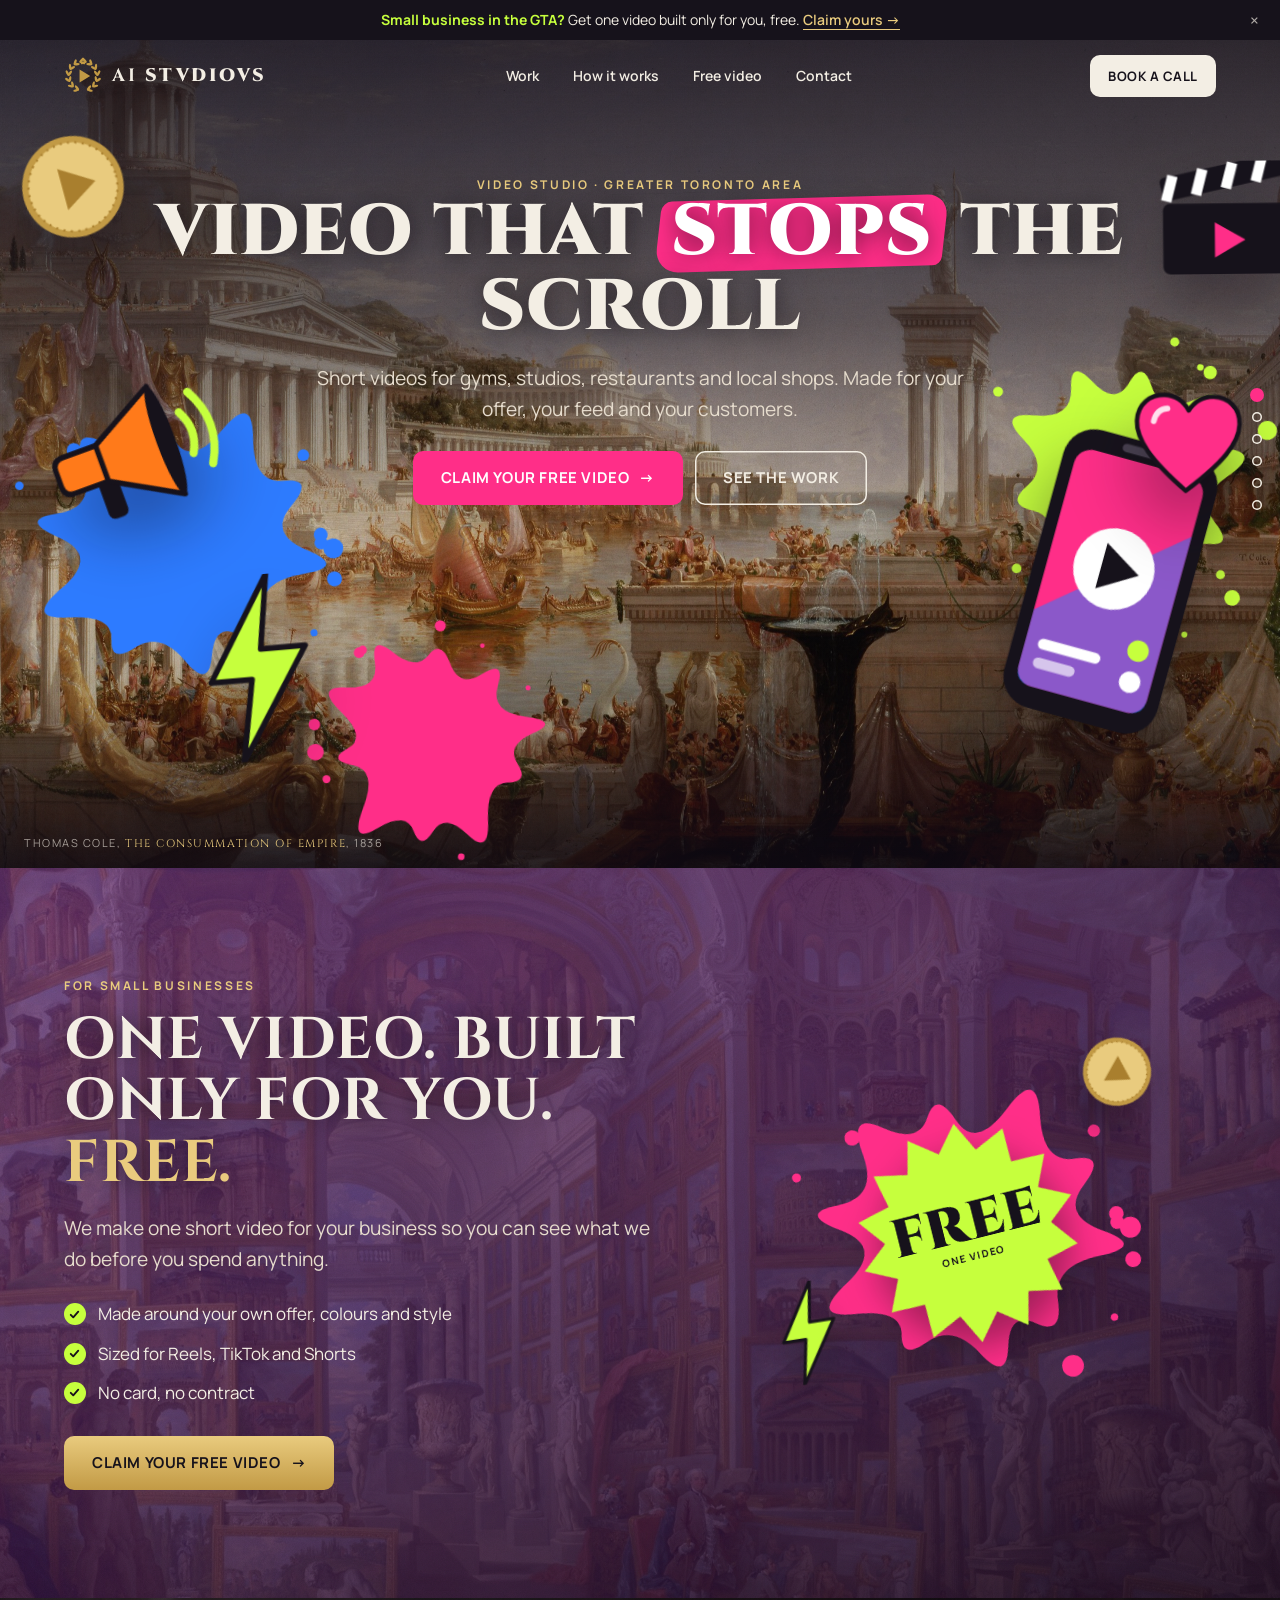
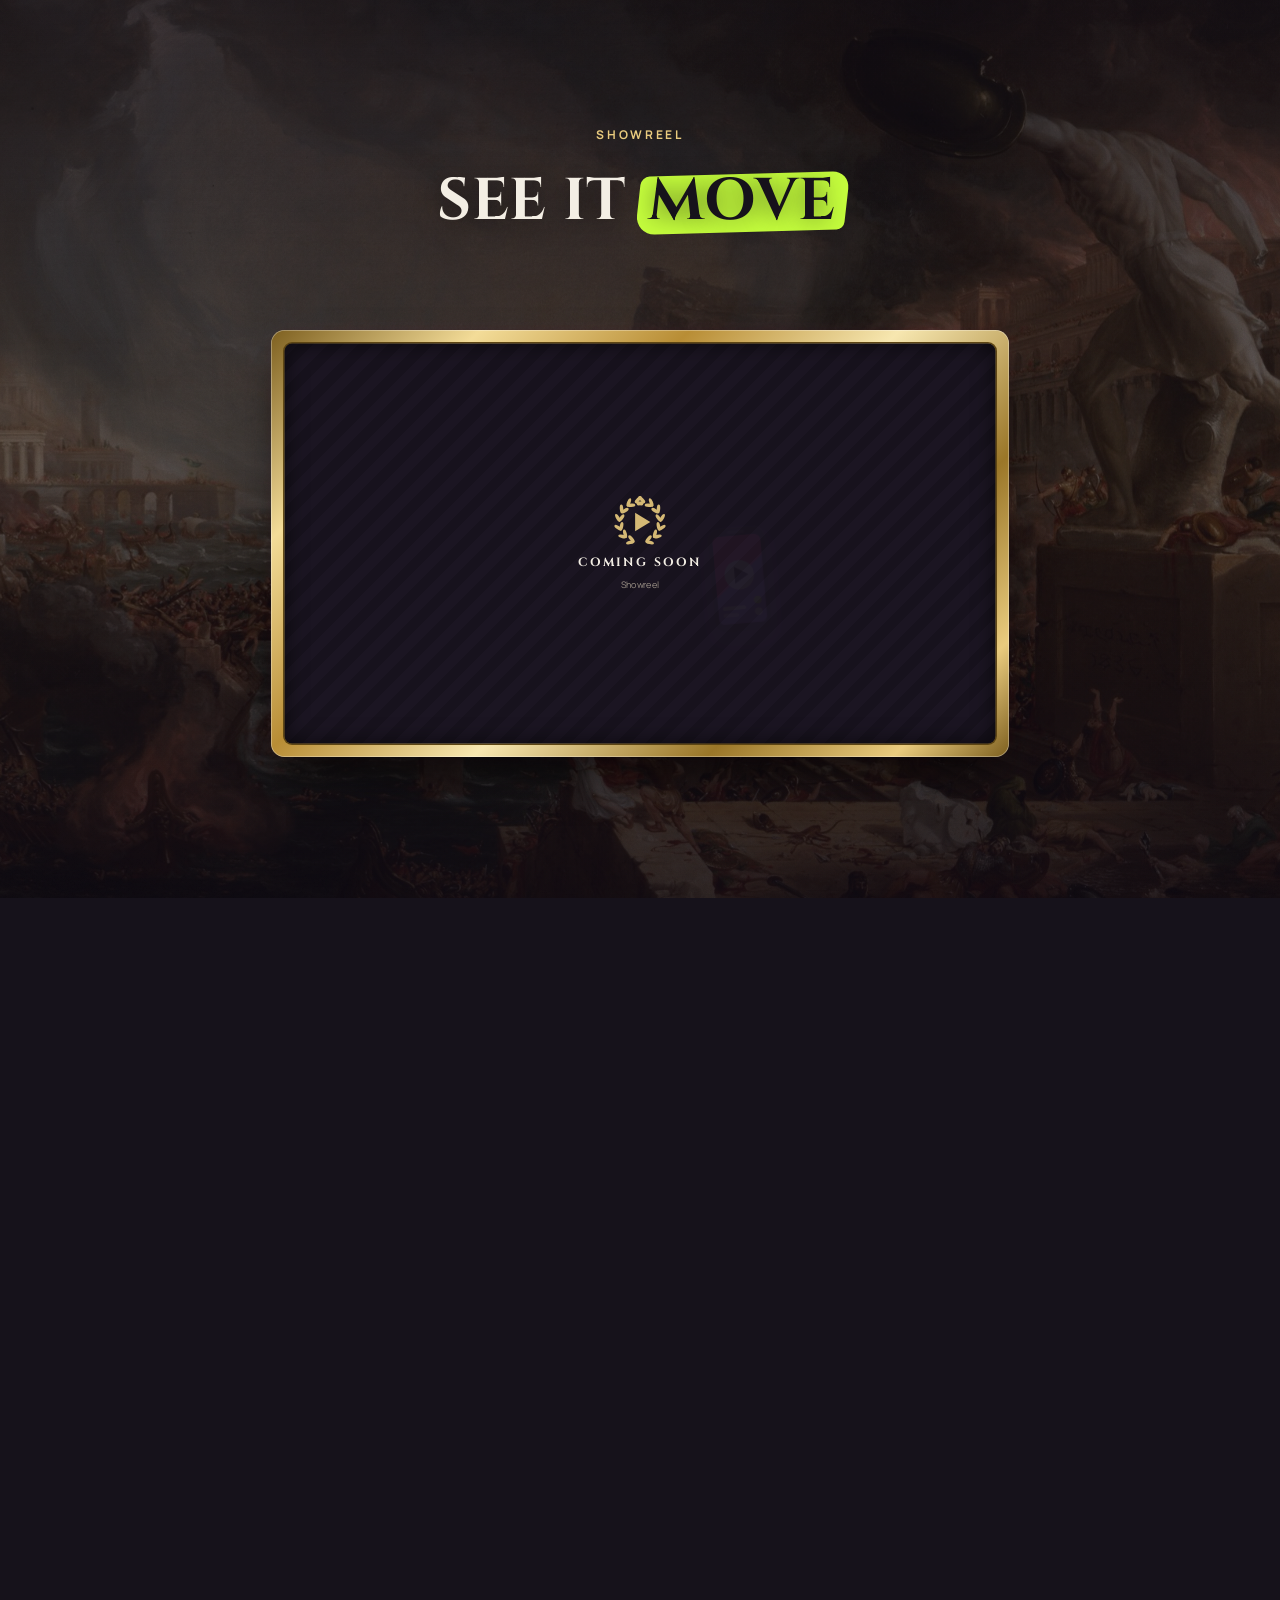
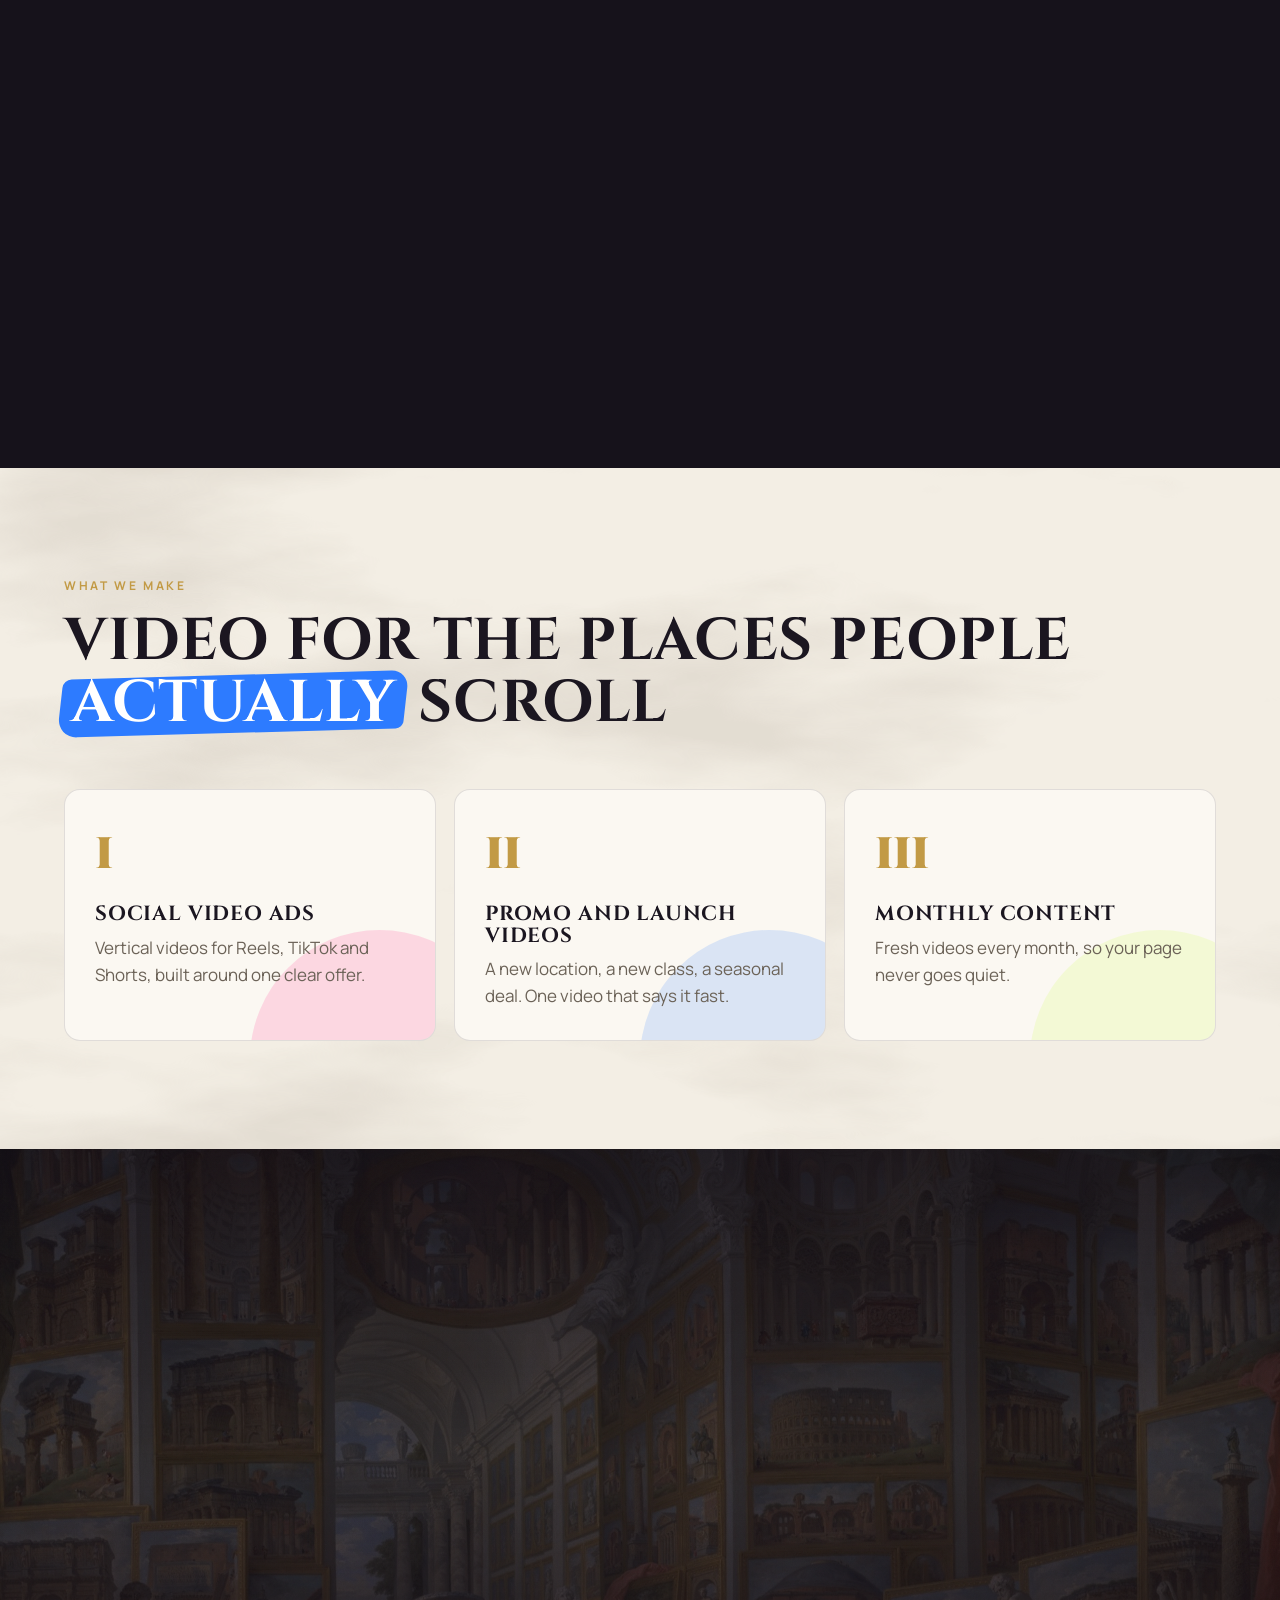
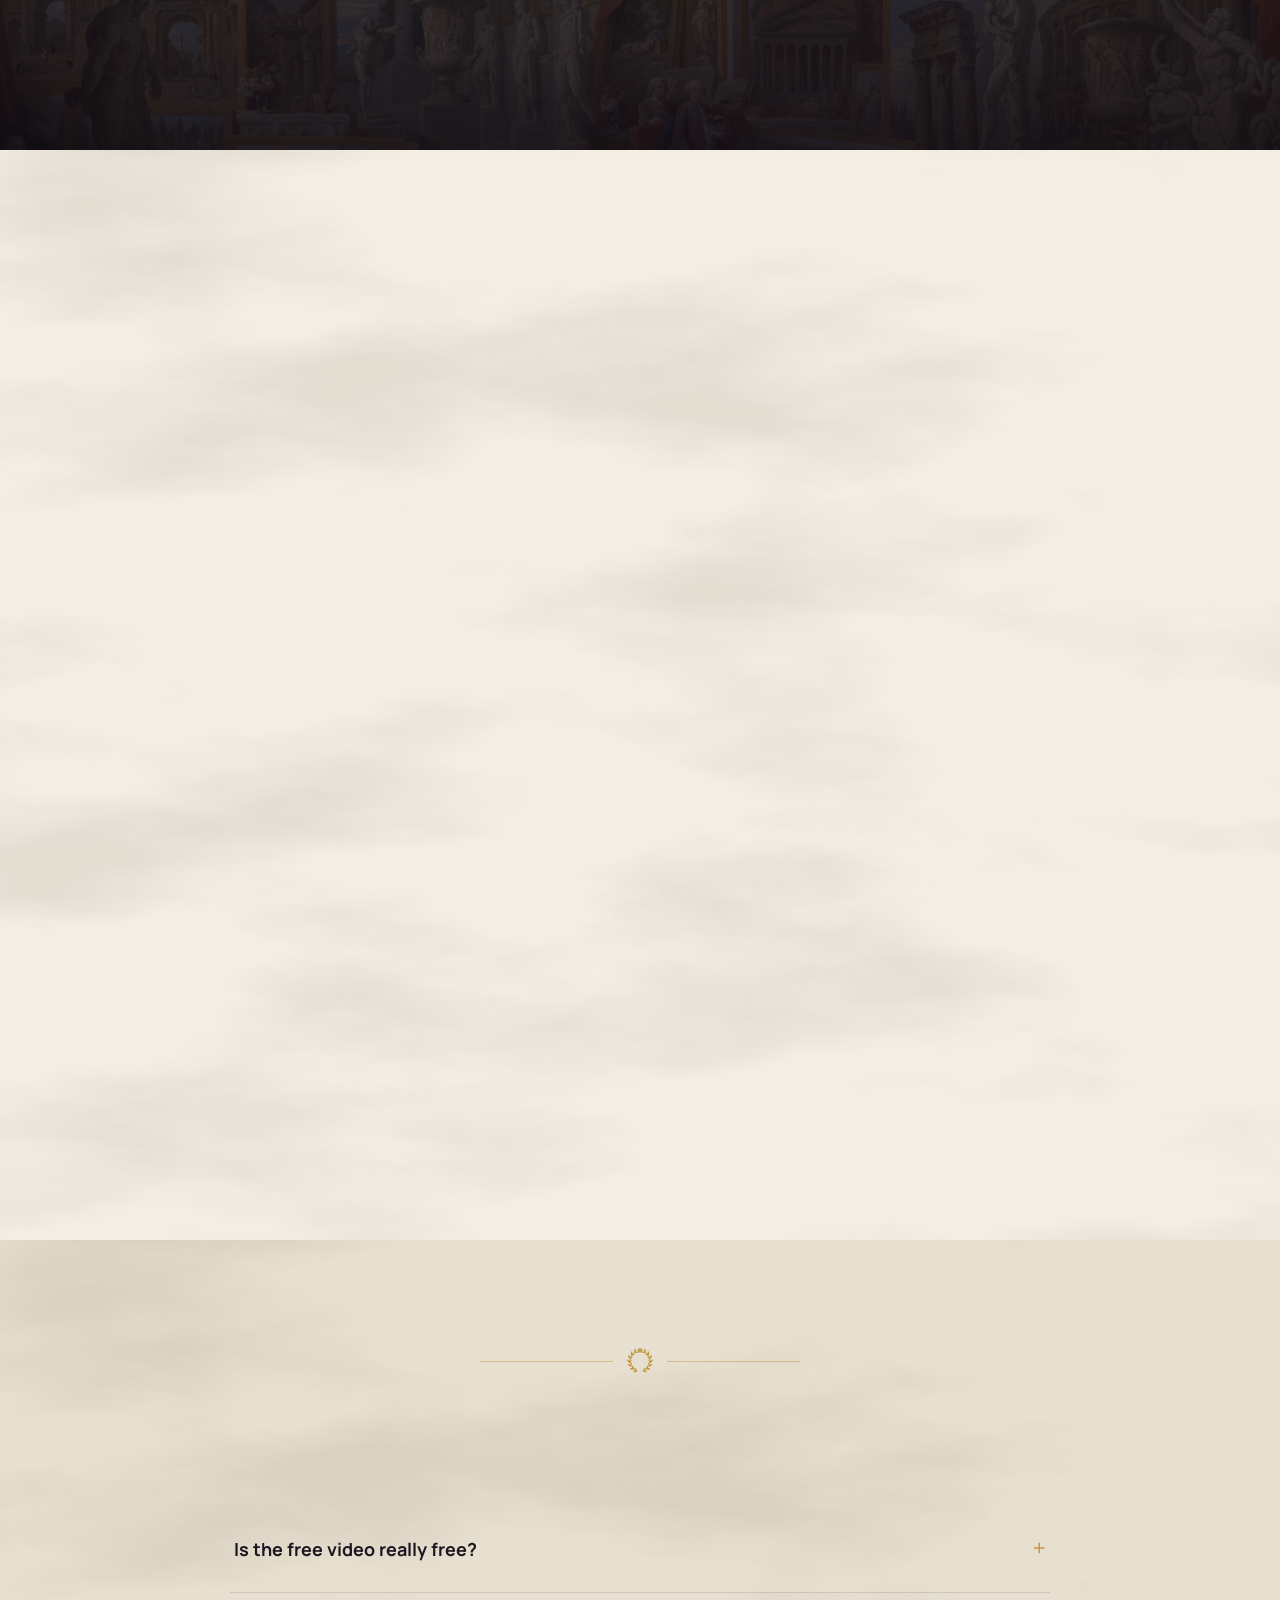
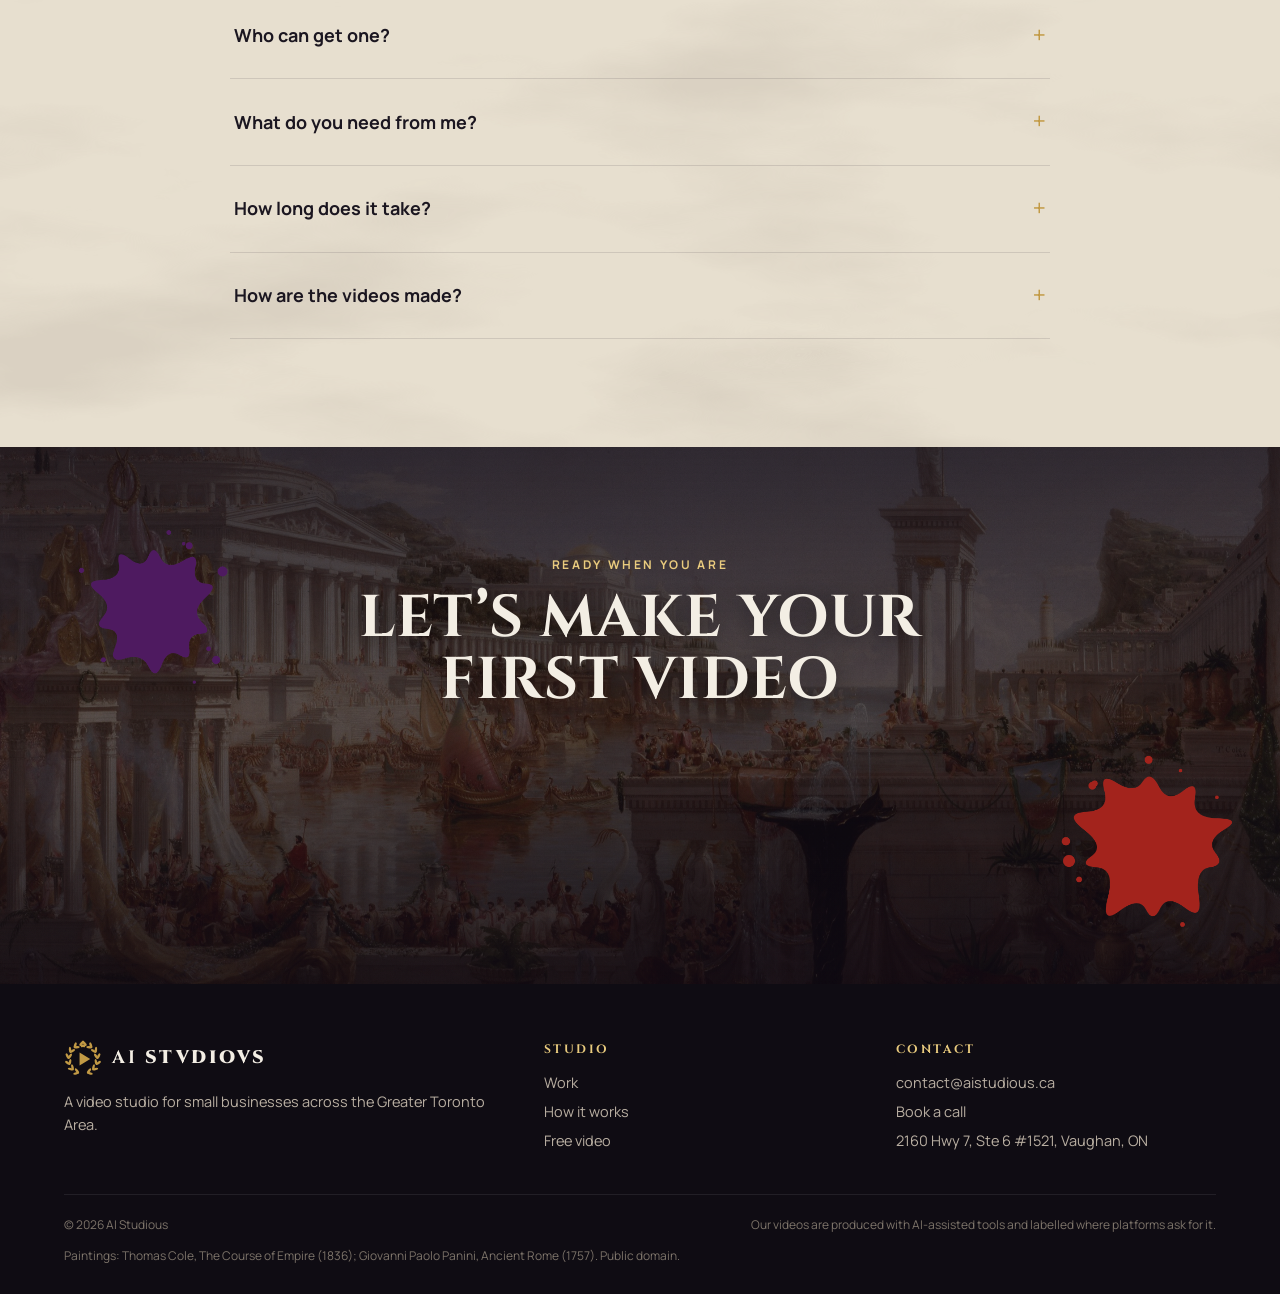
<file: index.html>
<!doctype html>
<html lang="en">
<head>
<meta charset="utf-8">
<meta name="viewport" content="width=device-width, initial-scale=1">
<title>AI Studious · Video studio for small businesses in the GTA</title>
<meta name="description" content="Short videos for gyms, studios, restaurants and local shops in the Greater Toronto Area. Small businesses get one video built only for them, free.">
<meta name="theme-color" content="#16121B">
<link rel="preload" as="image" href="img/hero.jpg" fetchpriority="high">
<link rel="canonical" href="https://aistudious.ca/">
<meta property="og:type" content="website"><meta property="og:title" content="AI Studious · Video studio for small businesses in the GTA"><meta property="og:description" content="Short videos for gyms, studios, restaurants and local shops in the Greater Toronto Area. Small businesses get one video built only for them, free."><meta property="og:url" content="https://aistudious.ca/"><meta property="og:image" content="https://aistudious.ca/og.png"><meta name="twitter:card" content="summary_large_image">
<link rel="icon" href="favicon.svg" type="image/svg+xml">
<link rel="preconnect" href="https://fonts.googleapis.com"><link rel="preconnect" href="https://fonts.gstatic.com" crossorigin>
<link href="https://fonts.googleapis.com/css2?family=Cinzel:wght@500;700;900&family=Manrope:wght@400;500;700&display=swap" rel="stylesheet">
<link rel="stylesheet" href="styles.css?v=2611141914">
<script type="application/ld+json">{"@context":"https://schema.org","@type":"ProfessionalService","name":"AI Studious","url":"https://aistudious.ca","email":"contact@aistudious.ca","areaServed":"Greater Toronto Area","description":"Video studio for small businesses in the Greater Toronto Area."}</script>
</head>
<body class="dark-top">
<div class="progress" aria-hidden="true"><i></i></div>
<div class="announce"><span><b>Small business in the GTA?</b> Get one video built only for you, free. <a href="free-video.html">Claim yours &rarr;</a></span><button aria-label="Dismiss">&times;</button></div>
<header class="head"><div class="wrap head-row"><a class="logo" href="index.html" aria-label="AI Studious, home"><svg class="" style="" aria-hidden="true"><use href="art.svg#mark"/></svg><span aria-hidden="true">AI&nbsp;<b>STVDIOVS</b></span></a><nav class="nav" aria-label="Main"><a href="work.html">Work</a><a href="index.html#process">How it works</a><a href="free-video.html">Free video</a><a href="contact.html">Contact</a></nav>
<div class="head-cta"><a class="btn sm" data-calendly href="contact.html">Book a call</a><button class="burger" aria-label="Menu" aria-expanded="false"><i></i><i></i></button></div></div></header>
<div class="drawer"><a href="work.html">Work</a><a href="index.html#process">How it works</a><a href="free-video.html">Free video</a><a href="contact.html">Contact</a><a data-calendly href="contact.html">Book a call</a></div>
<main>
<section class="hero intro painted dark" data-scene="exit" data-dot="Top" id="top">
  <img class="bg" src="img/hero.jpg" alt="" fetchpriority="high" decoding="async" style="object-position:50% 62%"><div class="scrim s-hero"></div>
  <div class="hero-copy">
    <p class="eyebrow">Video studio &middot; Greater Toronto Area</p>
    <h1><span style="--i:0">Video</span> <span style="--i:1">that</span> <span style="--i:2" class="hl">stops</span> <span style="--i:3">the</span> <span style="--i:4">scroll</span></h1>
    <p class="lead">Short videos for gyms, studios, restaurants and local shops. Made for your offer, your feed and your customers.</p>
    <div class="hero-cta"><a class="btn pink" href="free-video.html">Claim your free video <span class="arrow">&rarr;</span></a><a class="btn ghost" href="work.html">See the work</a></div>
  </div>
  <p class="plate">Thomas Cole, <i>The Consummation of Empire</i>, 1836</p>
  <div class="pops" style="--z:2">
    <svg class="pop flat" color="#ff2e88" style="--l:36;--t:88;--w:17;--dx:-6;--dy:-8;--s0:1;--s1:1.7;--r0:-6;--r1:24;--i:0" aria-hidden="true"><use href="art.svg#splash1"/></svg>
    <svg class="pop flat hide-m" color="#2d7bff" style="--l:17;--t:66;--w:22;--dx:-8;--dy:-12;--s1:1.7;--r1:-20;--i:1" aria-hidden="true"><use href="art.svg#splash2"/></svg>
    <svg class="pop flat" color="#c6ff3d" style="--l:85;--t:60;--w:20;--dx:8;--dy:-16;--s1:1.8;--r1:24;--i:2" aria-hidden="true"><use href="art.svg#splash3"/></svg>
  </div>
  <div class="pops" style="--z:5">
    <svg class="pop" style="--l:83;--t:76;--w:10;--ar:80/140;--dx:10;--dy:-26;--s0:1;--s1:1.9;--r0:10;--r1:24;--i:3" aria-hidden="true"><use href="art.svg#phone"/></svg>
    <svg class="pop hide-m" style="--l:89;--t:57;--w:6;--ar:100/94;--dx:10;--dy:-20;--s1:2.2;--r0:12;--r1:-14;--i:8" aria-hidden="true"><use href="art.svg#heart"/></svg>
    <svg class="pop hide-m" style="--l:15;--t:62;--w:10;--ar:130/100;--dx:-12;--dy:-30;--s1:2;--r0:-14;--r1:-30;--i:4" aria-hidden="true"><use href="art.svg#megaphone"/></svg>
    <svg class="pop hide-m" style="--l:8;--t:30;--w:6;--dx:-6;--dy:-30;--s1:2;--r1:-40;--i:5" aria-hidden="true"><use href="art.svg#coin"/></svg>
    <svg class="pop" style="--l:24;--t:84;--w:6;--ar:60/100;--dx:-10;--dy:-20;--s1:2.2;--r0:-14;--r1:10;--i:6" aria-hidden="true"><use href="art.svg#bolt"/></svg>
    <svg class="pop hide-m" style="--l:92;--t:34;--w:8;--ar:120/100;--dx:10;--dy:-30;--s1:2;--r0:10;--r1:-18;--i:7" aria-hidden="true"><use href="art.svg#clapper"/></svg>
  </div>
</section>

<section class="sec offer painted dark" data-scene="through" data-dot="Free video" id="offer">
  <img class="bg" src="img/gallery.jpg" alt="" loading="lazy" decoding="async" style="object-position:50% 50%"><div class="scrim s-purple"></div>
  <div class="wrap offer-grid">
    <div>
      <p class="eyebrow rv">For small businesses</p>
      <h2 class="rv" style="--d:60ms;margin:14px 0 18px">One video. Built only for you. <em>Free.</em></h2>
      <p class="lead rv" style="--d:120ms">We make one short video for your business so you can see what we do before you spend anything.</p>
      <ul class="rv" style="--d:180ms"><li>Made around your own offer, colours and style</li><li>Sized for Reels, TikTok and Shorts</li><li>No card, no contract</li></ul>
      <a class="btn gold rv" style="--d:240ms" href="free-video.html">Claim your free video <span class="arrow">&rarr;</span></a>
    </div>
    <div class="ticket" aria-hidden="true">
      <svg class="pop flat" color="#ff2e88" style="--w:34;--s0:0.7;--s1:1.2;--r0:-30;--r1:30" aria-hidden="true"><use href="art.svg#splash2"/></svg>
      <svg class="pop" style="--w:24;--s0:0.6;--s1:1.15;--r0:-40;--r1:20" aria-hidden="true"><use href="art.svg#burst"/></svg>
      <div class="pop" style="--w:24;--s0:.6;--s1:1.15;--r0:-18;--r1:-6;display:grid;place-content:center;text-align:center;color:#16121b;filter:none"><b class="display" style="font-size:clamp(34px,5.4vw,76px);font-weight:900;line-height:.9">Free</b><span style="font-weight:700;letter-spacing:.14em;font-size:clamp(10px,1vw,14px);text-transform:uppercase">one video</span></div>
      <svg class="pop" style="--l:84;--t:20;--w:6;--s0:0.6;--s1:1.6;--dy:-10;--r1:90" aria-hidden="true"><use href="art.svg#coin"/></svg>
      <svg class="pop" style="--l:14;--t:78;--w:5;--ar:60/100;--s0:0.6;--s1:1.7;--dy:-8;--r0:-20;--r1:14" aria-hidden="true"><use href="art.svg#bolt"/></svg>
    </div>
  </div>
</section>

<section class="pin dark" data-scene="pin" data-dot="Showreel" id="reel">
  <div class="pin-inner painted">
    <img class="bg" src="img/fall.jpg" alt="" loading="lazy" decoding="async" style="object-position:50% 50%"><div class="scrim s-dark"></div>
    <div class="pops back">
      <svg class="pop flat fade" color="#ff2e88" style="--l:50;--t:56;--w:40;--s0:0.3;--s1:2.3;--r0:0;--r1:40;--o:0.3" aria-hidden="true"><use href="art.svg#splash1"/></svg>
      <svg class="pop flat fade" color="#2d7bff" style="--l:50;--t:56;--w:30;--s0:0.3;--s1:2;--dx:-30;--dy:-16;--r1:-60;--o:1" aria-hidden="true"><use href="art.svg#splash3"/></svg>
      <svg class="pop flat fade" color="#c6ff3d" style="--l:50;--t:56;--w:28;--s0:0.3;--s1:2;--dx:32;--dy:18;--r1:70;--o:1.6" aria-hidden="true"><use href="art.svg#splash2"/></svg>
    </div>
    <p class="eyebrow">Showreel</p>
    <h2>See it <span class="hl lime">move</span></h2>
    <div class="screen"><div class="vslot" data-slot="reel" data-inline></div></div>
    <div class="pops">
      <svg class="pop fade" style="--l:50;--t:60;--w:9;--ar:80/140;--dx:44;--dy:26;--s0:0.2;--s1:2.1;--r0:-10;--r1:18;--o:1.2" aria-hidden="true"><use href="art.svg#phone"/></svg>
      <svg class="pop fade hide-m" style="--l:50;--t:60;--w:7;--dx:22;--dy:44;--s0:0.2;--s1:2.2;--r1:120;--o:2.1" aria-hidden="true"><use href="art.svg#aperture"/></svg>
      <svg class="pop fade hide-m" style="--l:50;--t:60;--w:9;--ar:120/84;--dx:-16;--dy:44;--s0:0.2;--s1:2;--r0:10;--r1:-8;--o:3" aria-hidden="true"><use href="art.svg#eye"/></svg>
      <svg class="pop fade" style="--l:50;--t:60;--w:7;--ar:100/94;--dx:-46;--dy:-32;--s0:0.2;--s1:2.4;--r0:-30;--r1:14;--o:1.8" aria-hidden="true"><use href="art.svg#heart"/></svg>
      <svg class="pop fade" style="--l:50;--t:60;--w:6;--dx:44;--dy:-36;--s0:0.2;--s1:2.4;--r1:-120;--o:2.4" aria-hidden="true"><use href="art.svg#coin"/></svg>
      <svg class="pop fade" style="--l:50;--t:60;--w:6;--ar:60/100;--dx:-44;--dy:34;--s0:0.2;--s1:2.4;--r0:-40;--r1:16;--o:2.8" aria-hidden="true"><use href="art.svg#bolt"/></svg>
      <svg class="pop fade hide-m" style="--l:50;--t:60;--w:9;--ar:120/100;--dx:-50;--dy:2;--s0:0.2;--s1:1.8;--r0:30;--r1:-14;--o:3.4" aria-hidden="true"><use href="art.svg#clapper"/></svg>
    </div>
  </div>
</section>

<section class="sec marble" data-dot="What we make" id="services">
  <div class="wrap">
    <div class="sec-head"><p class="eyebrow rv">What we make</p><h2 class="rv" style="--d:60ms">Video for the places people <span class="hl blue">actually</span> scroll</h2></div>
    <div class="cards">
      <article class="card tilt rv" style="--c:var(--pink)"><span class="num">I</span><h3>Social video ads</h3><p>Vertical videos for Reels, TikTok and Shorts, built around one clear offer.</p></article>
      <article class="card tilt rv" style="--c:var(--blue);--d:100ms"><span class="num">II</span><h3>Promo and launch videos</h3><p>A new location, a new class, a seasonal deal. One video that says it fast.</p></article>
      <article class="card tilt rv" style="--c:var(--lime);--d:200ms"><span class="num">III</span><h3>Monthly content</h3><p>Fresh videos every month, so your page never goes quiet.</p></article>
    </div>
  </div>
</section>

<section class="sec dark painted" data-scene="through" data-dot="How it works" id="process">
  <img class="bg" src="img/gallery.jpg" alt="" loading="lazy" decoding="async" style="object-position:50% 50%"><div class="scrim s-darker"></div>
  <div class="wrap">
    <div class="sec-head"><p class="eyebrow rv">How it works</p><h2 class="rv" style="--d:60ms">Four steps, start to post</h2></div>
    <div class="steps4">
      <div class="st rv"><span class="num">I</span><h3>Brief</h3><p>Tell us what you want to promote. Your business name is enough to start.</p></div>
      <div class="st rv" style="--d:100ms"><span class="num">II</span><h3>Concept</h3><p>We write the idea and show it to you before anything is produced.</p></div>
      <div class="st rv" style="--d:200ms"><span class="num">III</span><h3>Production</h3><p>We make the video in your colours, your style and your words.</p></div>
      <div class="st rv" style="--d:300ms"><span class="num">IV</span><h3>Delivery</h3><p>You get files sized for each platform, ready to post or run as ads.</p></div>
    </div>
  </div>
</section>

<section class="sec marble" data-dot="Work" id="work">
  <div class="wrap">
    <div class="sec-head"><p class="eyebrow rv">Work</p><h2 class="rv" style="--d:60ms">Recent videos</h2></div>
    <div class="grid3"><div class="vslot rv" data-slot="w1"></div><div class="vslot rv" style="--d:100ms" data-slot="w2"></div><div class="vslot rv" style="--d:200ms" data-slot="w3"></div></div>
    <p class="rv" style="margin-top:28px"><a class="btn ghost" href="work.html">All work <span class="arrow">&rarr;</span></a></p>
  </div>
</section>

<section class="sec marble" style="background:var(--marble2)" id="faq">
  <div class="wrap">
    <div class="sec-head" style="text-align:center;justify-items:center"><div class="rule" style="width:min(320px,70%)"><svg class="" style="" aria-hidden="true"><use href="art.svg#wreath"/></svg></div><h2 class="rv">Questions</h2></div>
    <div class="faq rv">
      <details><summary>Is the free video really free?</summary><p>Yes. One video per business, no card and no contract. If you like it, we can talk about more.</p></details>
      <details><summary>Who can get one?</summary><p>Small businesses in the Greater Toronto Area: gyms, studios, restaurants, shops, salons and similar.</p></details>
      <details><summary>What do you need from me?</summary><p>Your business name and what you want to promote. A website or Instagram page helps us match your style.</p></details>
      <details><summary>How long does it take?</summary><p>It depends on the video. We give you a date when we reply to your request.</p></details>
      <details><summary>How are the videos made?</summary><p>We produce them with AI-assisted tools, directed and checked by a person, and we label them where platforms ask for it. We never present AI-generated people as your real customers.</p></details>
    </div>
  </div>
</section>

<section class="sec cta painted" data-scene="through" id="cta">
  <img class="bg" src="img/hero.jpg" alt="" loading="lazy" decoding="async" style="object-position:50% 70%"><div class="scrim s-darker"></div>
  <div class="pops back" style="--z:0"><svg class="pop flat" color="#4e1a60" style="--l:12;--t:30;--w:26;--s0:0.5;--s1:1.4;--r1:60" aria-hidden="true"><use href="art.svg#splash3"/></svg><svg class="pop flat" color="#a3231c" style="--l:90;--t:74;--w:30;--s0:0.5;--s1:1.4;--r1:-50" aria-hidden="true"><use href="art.svg#splash1"/></svg></div>
  <div class="wrap" style="position:relative">
    <p class="eyebrow rv">Ready when you are</p>
    <h2 class="rv" style="--d:60ms">Let&rsquo;s make your first video</h2>
    <p class="lead rv" style="--d:120ms">Book a short call or send us a few details. A real person answers every message.</p>
    <div class="cta-row rv" style="--d:180ms"><a class="btn pink" data-calendly href="contact.html">Book a call</a><a class="btn ghost" href="contact.html#inquiry">Send an inquiry</a></div>
  </div>
</section></main>
<footer class="foot"><div class="wrap"><div class="foot-grid">
<div><a class="logo" href="index.html" aria-label="AI Studious, home"><svg class="" style="" aria-hidden="true"><use href="art.svg#mark"/></svg><span aria-hidden="true">AI&nbsp;<b>STVDIOVS</b></span></a><p>A video studio for small businesses across the Greater Toronto Area.</p></div>
<div><h4>Studio</h4><ul><li><a href="work.html">Work</a></li><li><a href="index.html#process">How it works</a></li><li><a href="free-video.html">Free video</a></li></ul></div>
<div><h4>Contact</h4><ul><li><a data-email></a></li><li><a data-calendly href="contact.html">Book a call</a></li><li>2160 Hwy 7, Ste 6 #1521, Vaughan, ON</li></ul></div>
</div><div class="foot-base"><span>&copy; 2026 AI Studious</span><span>Our videos are produced with AI-assisted tools and labelled where platforms ask for it.</span><span>Paintings: Thomas Cole, The Course of Empire (1836); Giovanni Paolo Panini, Ancient Rome (1757). Public domain.</span></div></div></footer>
<dialog id="lightbox"><button class="lb-x" aria-label="Close">&times;</button><div class="lb-body"></div></dialog>
<script src="config.js?v=2611141914"></script><script src="main.js?v=2611141914" defer></script>
</body></html>
</file>
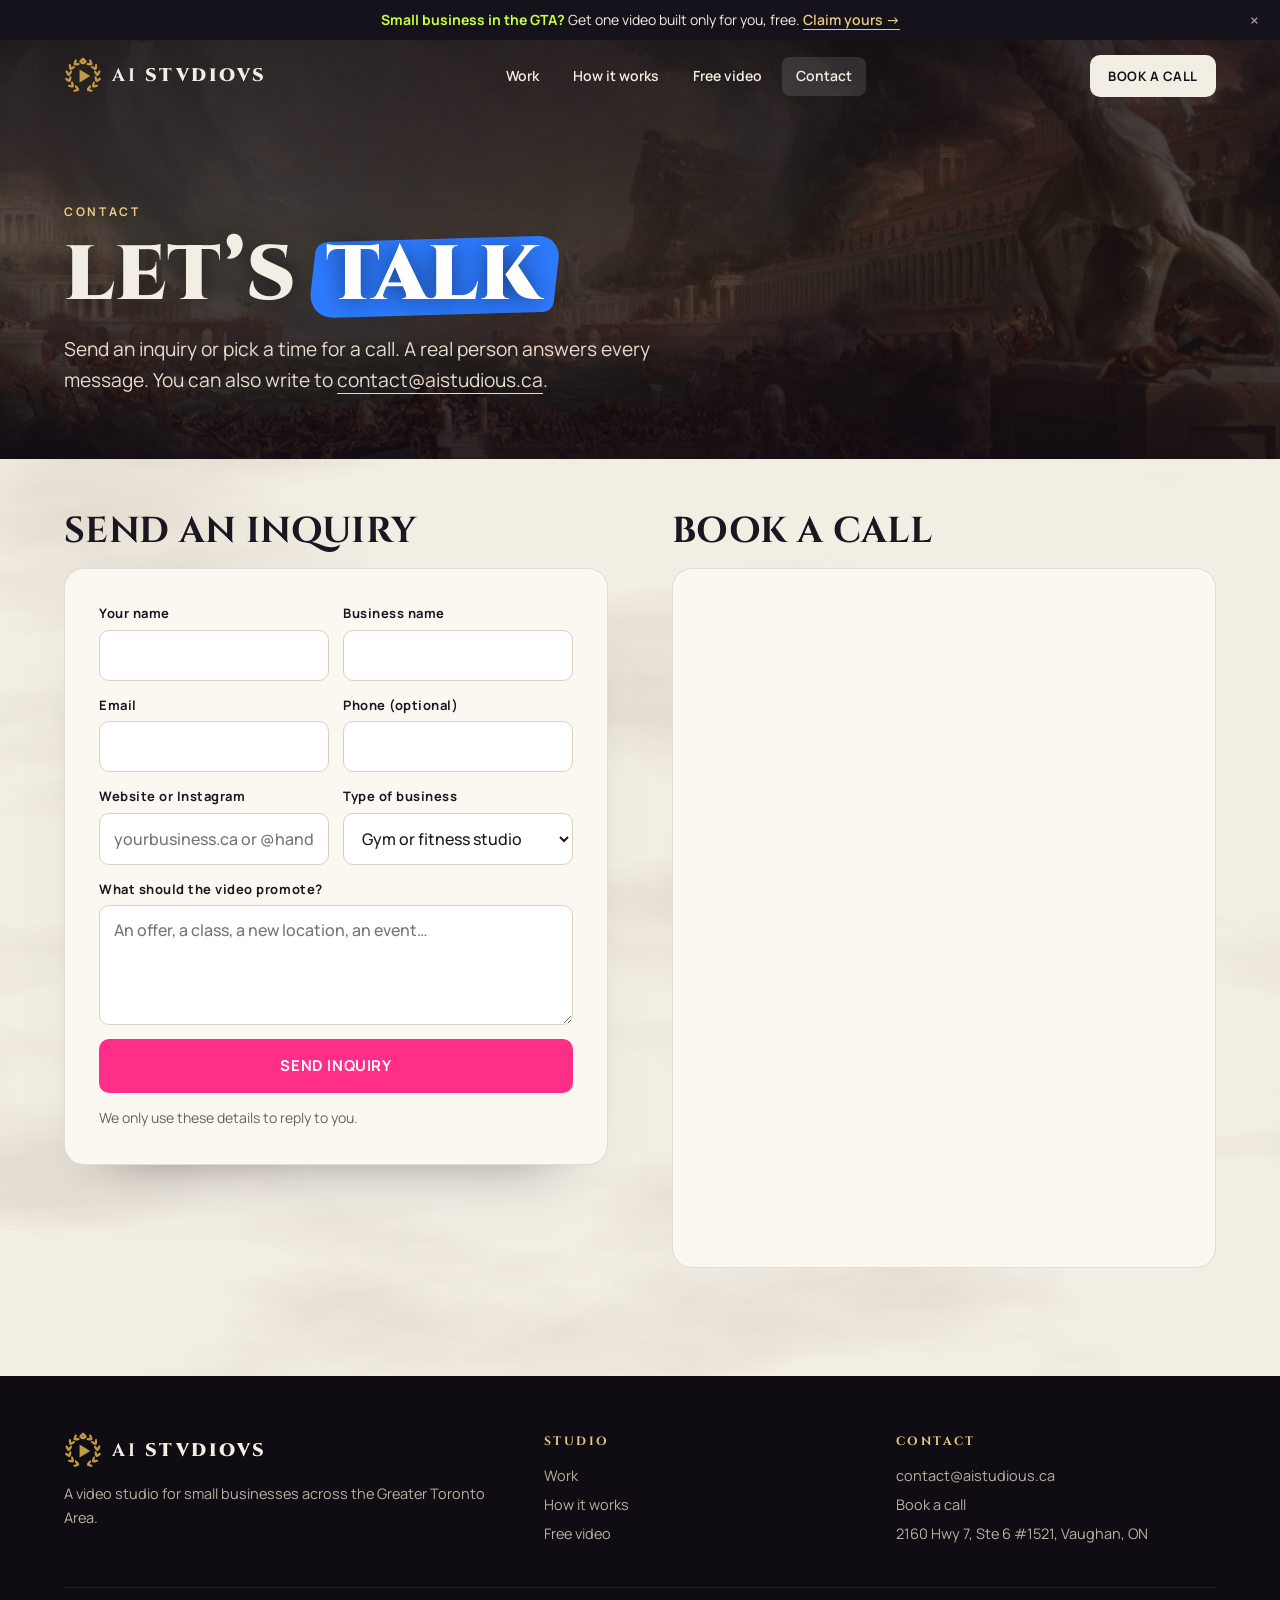
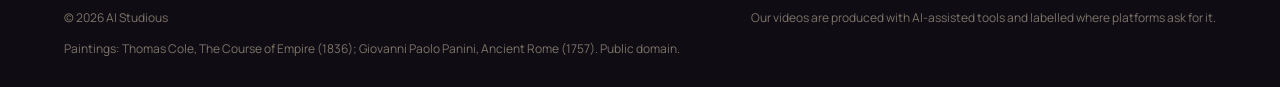
<file: contact.html>
<!doctype html>
<html lang="en">
<head>
<meta charset="utf-8">
<meta name="viewport" content="width=device-width, initial-scale=1">
<title>Contact · AI Studious</title>
<meta name="description" content="Send an inquiry or book a call with AI Studious, a video studio in the Greater Toronto Area.">
<meta name="theme-color" content="#16121B">
<link rel="preload" as="image" href="img/hero.jpg" fetchpriority="high">
<link rel="canonical" href="https://aistudious.ca/contact.html">
<meta property="og:type" content="website"><meta property="og:title" content="Contact · AI Studious"><meta property="og:description" content="Send an inquiry or book a call with AI Studious, a video studio in the Greater Toronto Area."><meta property="og:url" content="https://aistudious.ca/contact.html"><meta property="og:image" content="https://aistudious.ca/og.png"><meta name="twitter:card" content="summary_large_image">
<link rel="icon" href="favicon.svg" type="image/svg+xml">
<link rel="preconnect" href="https://fonts.googleapis.com"><link rel="preconnect" href="https://fonts.gstatic.com" crossorigin>
<link href="https://fonts.googleapis.com/css2?family=Cinzel:wght@500;700;900&family=Manrope:wght@400;500;700&display=swap" rel="stylesheet">
<link rel="stylesheet" href="styles.css?v=2611141914">
<script type="application/ld+json">{"@context":"https://schema.org","@type":"ProfessionalService","name":"AI Studious","url":"https://aistudious.ca","email":"contact@aistudious.ca","areaServed":"Greater Toronto Area","description":"Video studio for small businesses in the Greater Toronto Area."}</script>
</head>
<body class="dark-top">
<div class="progress" aria-hidden="true"><i></i></div>
<div class="announce"><span><b>Small business in the GTA?</b> Get one video built only for you, free. <a href="free-video.html">Claim yours &rarr;</a></span><button aria-label="Dismiss">&times;</button></div>
<header class="head"><div class="wrap head-row"><a class="logo" href="index.html" aria-label="AI Studious, home"><svg class="" style="" aria-hidden="true"><use href="art.svg#mark"/></svg><span aria-hidden="true">AI&nbsp;<b>STVDIOVS</b></span></a><nav class="nav" aria-label="Main"><a href="work.html">Work</a><a href="index.html#process">How it works</a><a href="free-video.html">Free video</a><a href="contact.html" aria-current="page">Contact</a></nav>
<div class="head-cta"><a class="btn sm" data-calendly href="contact.html">Book a call</a><button class="burger" aria-label="Menu" aria-expanded="false"><i></i><i></i></button></div></div></header>
<div class="drawer"><a href="work.html">Work</a><a href="index.html#process">How it works</a><a href="free-video.html">Free video</a><a href="contact.html">Contact</a><a data-calendly href="contact.html">Book a call</a></div>
<main>
<section class="page-hero painted dark" data-scene="exit"><img class="bg" src="img/fall.jpg" alt="" fetchpriority="high" decoding="async" style="object-position:50% 40%"><div class="scrim s-dark"></div><div class="wrap"><p class="eyebrow">Contact</p><h1>Let&rsquo;s <span class="hl blue">talk</span></h1><p class="lead">Send an inquiry or pick a time for a call. A real person answers every message. You can also write to <a data-email style="border-bottom:1px solid"></a>.</p></div></section>
<section class="sec marble" style="padding-top:clamp(36px,6vh,72px)"><div class="wrap two">
<div><h2 class="rv" style="font-size:clamp(24px,3vw,36px);margin-bottom:18px">Send an inquiry</h2><form class="inquiry rv" id="inquiry">
<input type="hidden" name="request" value="Inquiry">
<label class="f">Your name<input name="name" autocomplete="name" required></label>
<label class="f">Business name<input name="business" autocomplete="organization" required></label>
<label class="f">Email<input name="email" type="email" autocomplete="email" required></label>
<label class="f">Phone (optional)<input name="phone" type="tel" autocomplete="tel"></label>
<label class="f">Website or Instagram<input name="website" placeholder="yourbusiness.ca or @handle"></label>
<label class="f">Type of business<select name="type"><option>Gym or fitness studio</option><option>Restaurant or cafe</option><option>Shop or retail</option><option>Salon or beauty</option><option>Other</option></select></label>
<label class="f full">What should the video promote?<textarea name="message" placeholder="An offer, a class, a new location, an event…"></textarea></label>
<label class="hp" aria-hidden="true">Leave empty<input name="company_site_url" tabindex="-1" autocomplete="off"></label>
<button class="btn pink full" type="submit" style="grid-column:1/-1">Send inquiry</button>
<p class="form-note" role="status">We only use these details to reply to you.</p>
</form></div>
<div><h2 class="rv" style="font-size:clamp(24px,3vw,36px);margin-bottom:18px">Book a call</h2><div class="cal-inline rv"></div></div>
</div></section></main>
<footer class="foot"><div class="wrap"><div class="foot-grid">
<div><a class="logo" href="index.html" aria-label="AI Studious, home"><svg class="" style="" aria-hidden="true"><use href="art.svg#mark"/></svg><span aria-hidden="true">AI&nbsp;<b>STVDIOVS</b></span></a><p>A video studio for small businesses across the Greater Toronto Area.</p></div>
<div><h4>Studio</h4><ul><li><a href="work.html">Work</a></li><li><a href="index.html#process">How it works</a></li><li><a href="free-video.html">Free video</a></li></ul></div>
<div><h4>Contact</h4><ul><li><a data-email></a></li><li><a data-calendly href="contact.html">Book a call</a></li><li>2160 Hwy 7, Ste 6 #1521, Vaughan, ON</li></ul></div>
</div><div class="foot-base"><span>&copy; 2026 AI Studious</span><span>Our videos are produced with AI-assisted tools and labelled where platforms ask for it.</span><span>Paintings: Thomas Cole, The Course of Empire (1836); Giovanni Paolo Panini, Ancient Rome (1757). Public domain.</span></div></div></footer>
<dialog id="lightbox"><button class="lb-x" aria-label="Close">&times;</button><div class="lb-body"></div></dialog>
<script src="config.js?v=2611141914"></script><script src="main.js?v=2611141914" defer></script>
</body></html>
</file>
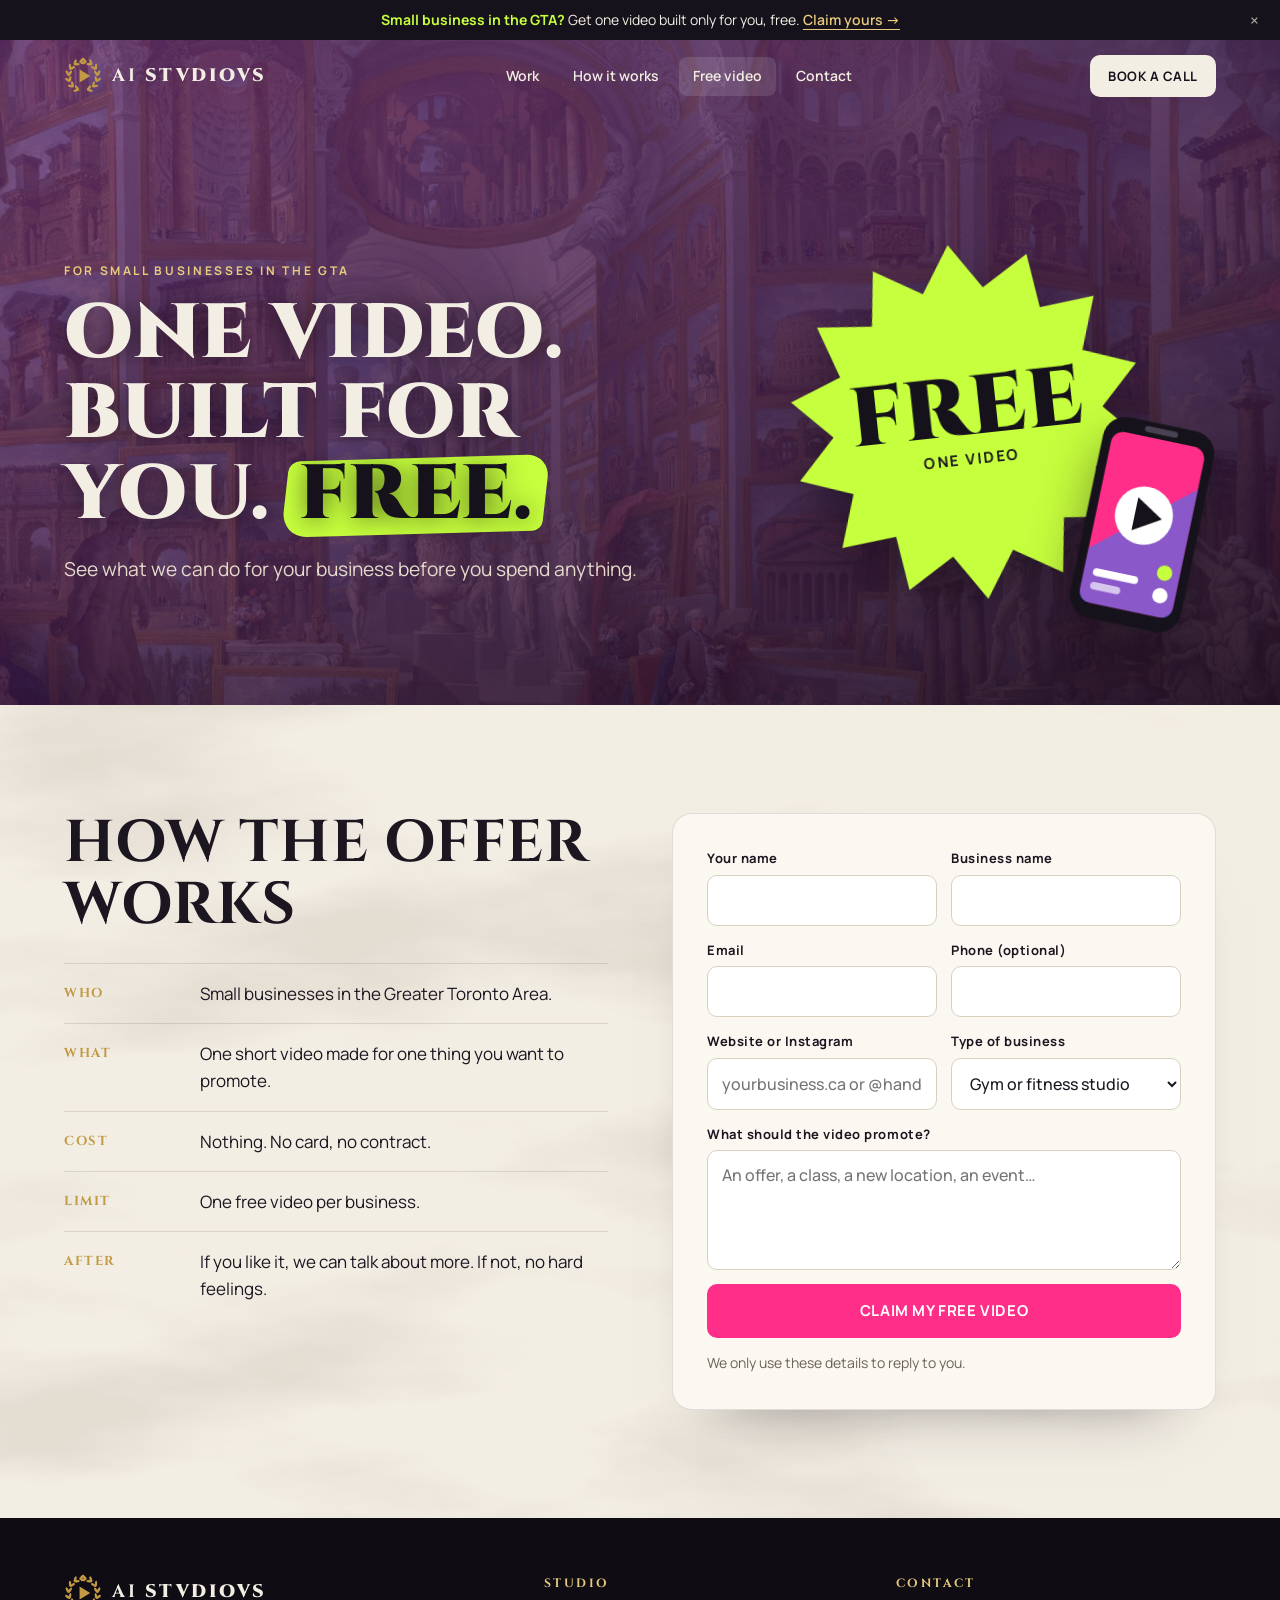
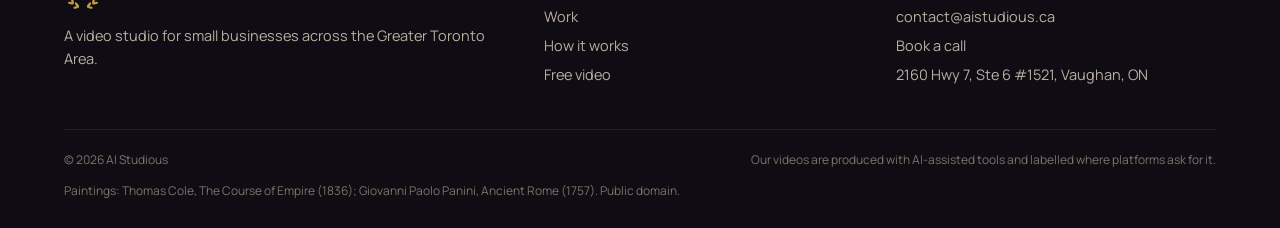
<file: free-video.html>
<!doctype html>
<html lang="en">
<head>
<meta charset="utf-8">
<meta name="viewport" content="width=device-width, initial-scale=1">
<title>Free video for small businesses · AI Studious</title>
<meta name="description" content="Small businesses in the GTA can get one video built only for them, free. No card, no contract.">
<meta name="theme-color" content="#16121B">
<link rel="preload" as="image" href="img/hero.jpg" fetchpriority="high">
<link rel="canonical" href="https://aistudious.ca/free-video.html">
<meta property="og:type" content="website"><meta property="og:title" content="Free video for small businesses · AI Studious"><meta property="og:description" content="Small businesses in the GTA can get one video built only for them, free. No card, no contract."><meta property="og:url" content="https://aistudious.ca/free-video.html"><meta property="og:image" content="https://aistudious.ca/og.png"><meta name="twitter:card" content="summary_large_image">
<link rel="icon" href="favicon.svg" type="image/svg+xml">
<link rel="preconnect" href="https://fonts.googleapis.com"><link rel="preconnect" href="https://fonts.gstatic.com" crossorigin>
<link href="https://fonts.googleapis.com/css2?family=Cinzel:wght@500;700;900&family=Manrope:wght@400;500;700&display=swap" rel="stylesheet">
<link rel="stylesheet" href="styles.css?v=2611141914">
<script type="application/ld+json">{"@context":"https://schema.org","@type":"ProfessionalService","name":"AI Studious","url":"https://aistudious.ca","email":"contact@aistudious.ca","areaServed":"Greater Toronto Area","description":"Video studio for small businesses in the Greater Toronto Area."}</script>
</head>
<body class="dark-top">
<div class="progress" aria-hidden="true"><i></i></div>
<div class="announce"><span><b>Small business in the GTA?</b> Get one video built only for you, free. <a href="free-video.html">Claim yours &rarr;</a></span><button aria-label="Dismiss">&times;</button></div>
<header class="head"><div class="wrap head-row"><a class="logo" href="index.html" aria-label="AI Studious, home"><svg class="" style="" aria-hidden="true"><use href="art.svg#mark"/></svg><span aria-hidden="true">AI&nbsp;<b>STVDIOVS</b></span></a><nav class="nav" aria-label="Main"><a href="work.html">Work</a><a href="index.html#process">How it works</a><a href="free-video.html" aria-current="page">Free video</a><a href="contact.html">Contact</a></nav>
<div class="head-cta"><a class="btn sm" data-calendly href="contact.html">Book a call</a><button class="burger" aria-label="Menu" aria-expanded="false"><i></i><i></i></button></div></div></header>
<div class="drawer"><a href="work.html">Work</a><a href="index.html#process">How it works</a><a href="free-video.html">Free video</a><a href="contact.html">Contact</a><a data-calendly href="contact.html">Book a call</a></div>
<main>
<section class="page-hero offer sec painted dark" data-scene="exit"><img class="bg" src="img/gallery.jpg" alt="" fetchpriority="high" decoding="async" style="object-position:50% 50%"><div class="scrim s-purple"></div><div class="wrap offer-grid">
<div><p class="eyebrow">For small businesses in the GTA</p><h1>One video. Built for you. <span class="hl lime">Free.</span></h1><p class="lead">See what we can do for your business before you spend anything.</p></div>
<div class="ticket" aria-hidden="true"><svg class="pop" style="--w:26;--s0:1;--s1:1.5;--r0:-10;--r1:40" aria-hidden="true"><use href="art.svg#burst"/></svg><div class="pop" style="--w:26;--s0:1;--s1:1.5;--r0:-12;--r1:6;display:grid;place-content:center;text-align:center;color:#16121b;filter:none"><b class="display" style="font-size:clamp(36px,5.6vw,80px);font-weight:900;line-height:.9">Free</b><span style="font-weight:700;letter-spacing:.14em;font-size:clamp(10px,1vw,14px);text-transform:uppercase">one video</span></div><svg class="pop" style="--l:84;--t:80;--w:8;--ar:80/140;--s1:1.6;--dx:6;--dy:-10;--r0:8;--r1:20" aria-hidden="true"><use href="art.svg#phone"/></svg></div>
</div></section>
<section class="sec marble"><div class="wrap two">
<div><h2 class="rv">How the offer works</h2>
<dl class="facts rv"><div><dt>Who</dt><dd>Small businesses in the Greater Toronto Area.</dd></div><div><dt>What</dt><dd>One short video made for one thing you want to promote.</dd></div><div><dt>Cost</dt><dd>Nothing. No card, no contract.</dd></div><div><dt>Limit</dt><dd>One free video per business.</dd></div><div><dt>After</dt><dd>If you like it, we can talk about more. If not, no hard feelings.</dd></div></dl></div>
<form class="inquiry rv" id="inquiry">
<input type="hidden" name="request" value="Free video">
<label class="f">Your name<input name="name" autocomplete="name" required></label>
<label class="f">Business name<input name="business" autocomplete="organization" required></label>
<label class="f">Email<input name="email" type="email" autocomplete="email" required></label>
<label class="f">Phone (optional)<input name="phone" type="tel" autocomplete="tel"></label>
<label class="f">Website or Instagram<input name="website" placeholder="yourbusiness.ca or @handle"></label>
<label class="f">Type of business<select name="type"><option>Gym or fitness studio</option><option>Restaurant or cafe</option><option>Shop or retail</option><option>Salon or beauty</option><option>Other</option></select></label>
<label class="f full">What should the video promote?<textarea name="message" placeholder="An offer, a class, a new location, an event…"></textarea></label>
<label class="hp" aria-hidden="true">Leave empty<input name="company_site_url" tabindex="-1" autocomplete="off"></label>
<button class="btn pink full" type="submit" style="grid-column:1/-1">Claim my free video</button>
<p class="form-note" role="status">We only use these details to reply to you.</p>
</form>
</div></section></main>
<footer class="foot"><div class="wrap"><div class="foot-grid">
<div><a class="logo" href="index.html" aria-label="AI Studious, home"><svg class="" style="" aria-hidden="true"><use href="art.svg#mark"/></svg><span aria-hidden="true">AI&nbsp;<b>STVDIOVS</b></span></a><p>A video studio for small businesses across the Greater Toronto Area.</p></div>
<div><h4>Studio</h4><ul><li><a href="work.html">Work</a></li><li><a href="index.html#process">How it works</a></li><li><a href="free-video.html">Free video</a></li></ul></div>
<div><h4>Contact</h4><ul><li><a data-email></a></li><li><a data-calendly href="contact.html">Book a call</a></li><li>2160 Hwy 7, Ste 6 #1521, Vaughan, ON</li></ul></div>
</div><div class="foot-base"><span>&copy; 2026 AI Studious</span><span>Our videos are produced with AI-assisted tools and labelled where platforms ask for it.</span><span>Paintings: Thomas Cole, The Course of Empire (1836); Giovanni Paolo Panini, Ancient Rome (1757). Public domain.</span></div></div></footer>
<dialog id="lightbox"><button class="lb-x" aria-label="Close">&times;</button><div class="lb-body"></div></dialog>
<script src="config.js?v=2611141914"></script><script src="main.js?v=2611141914" defer></script>
</body></html>
</file>
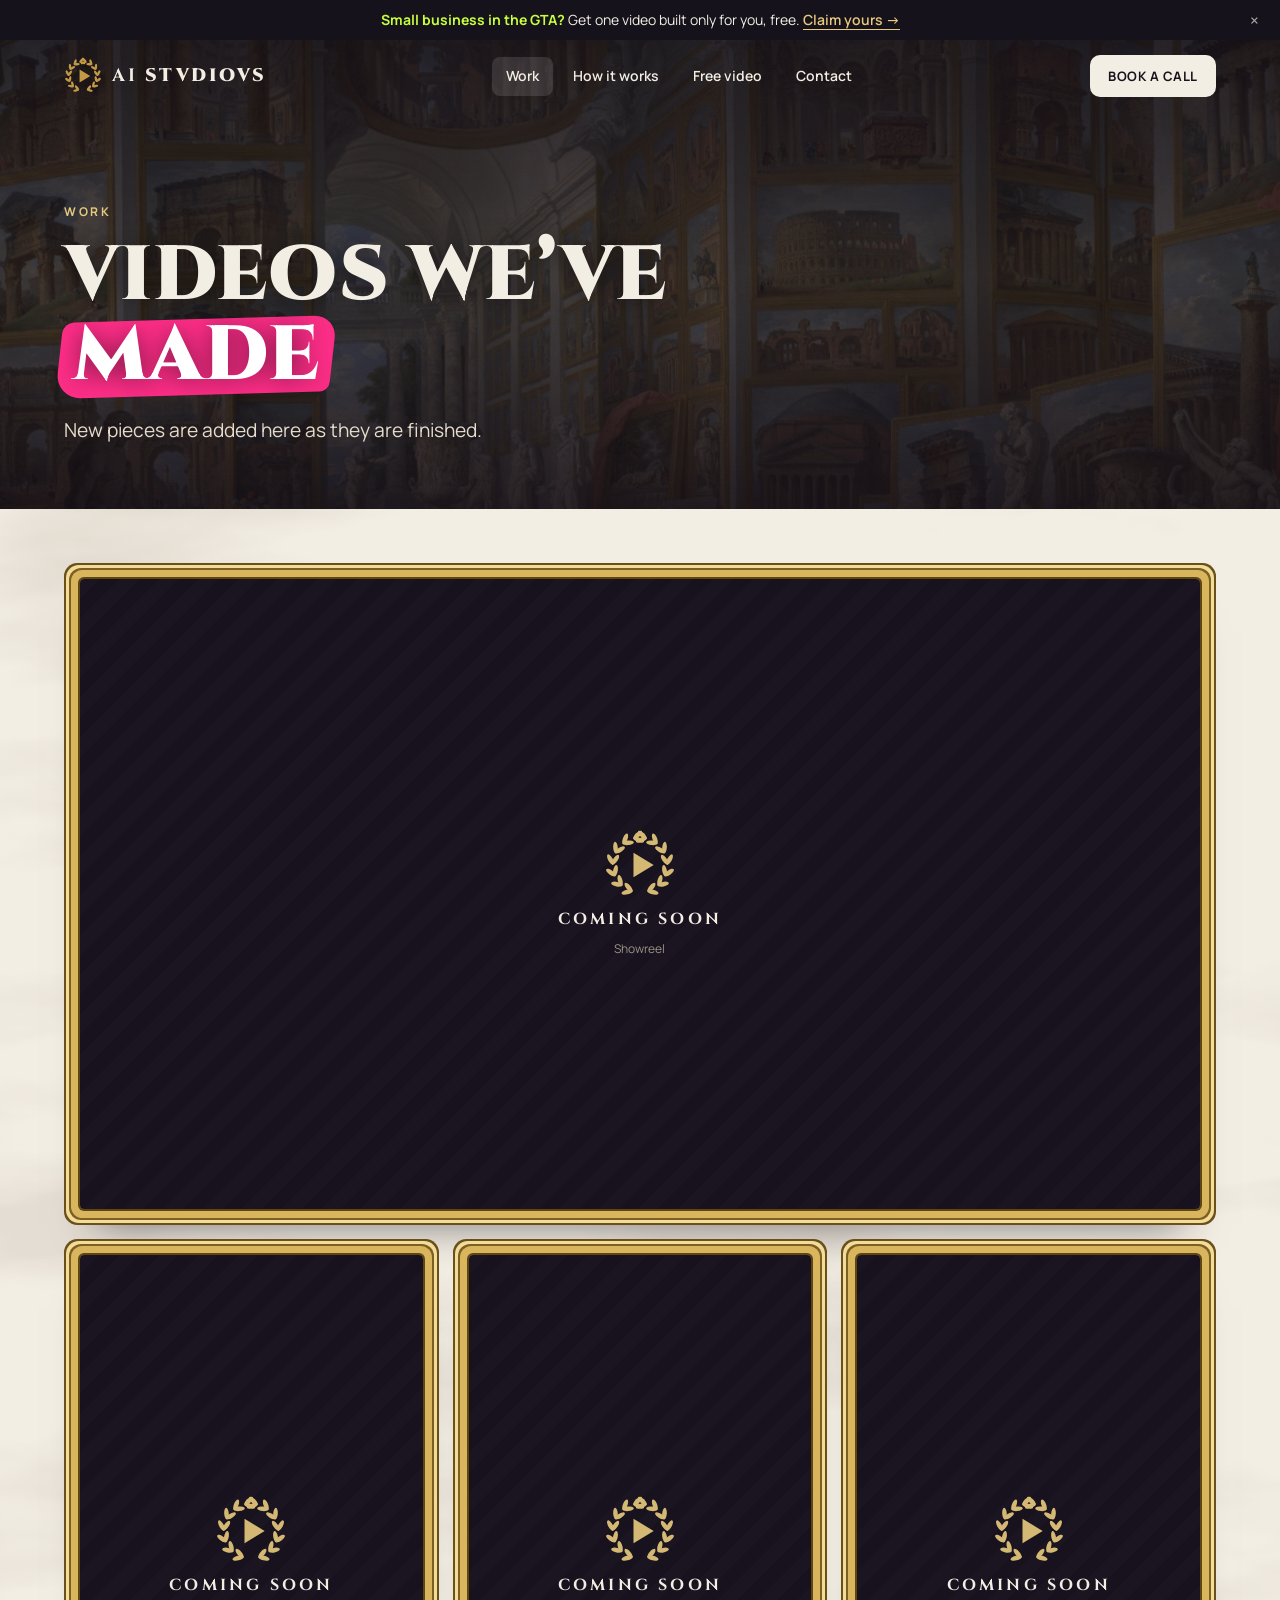
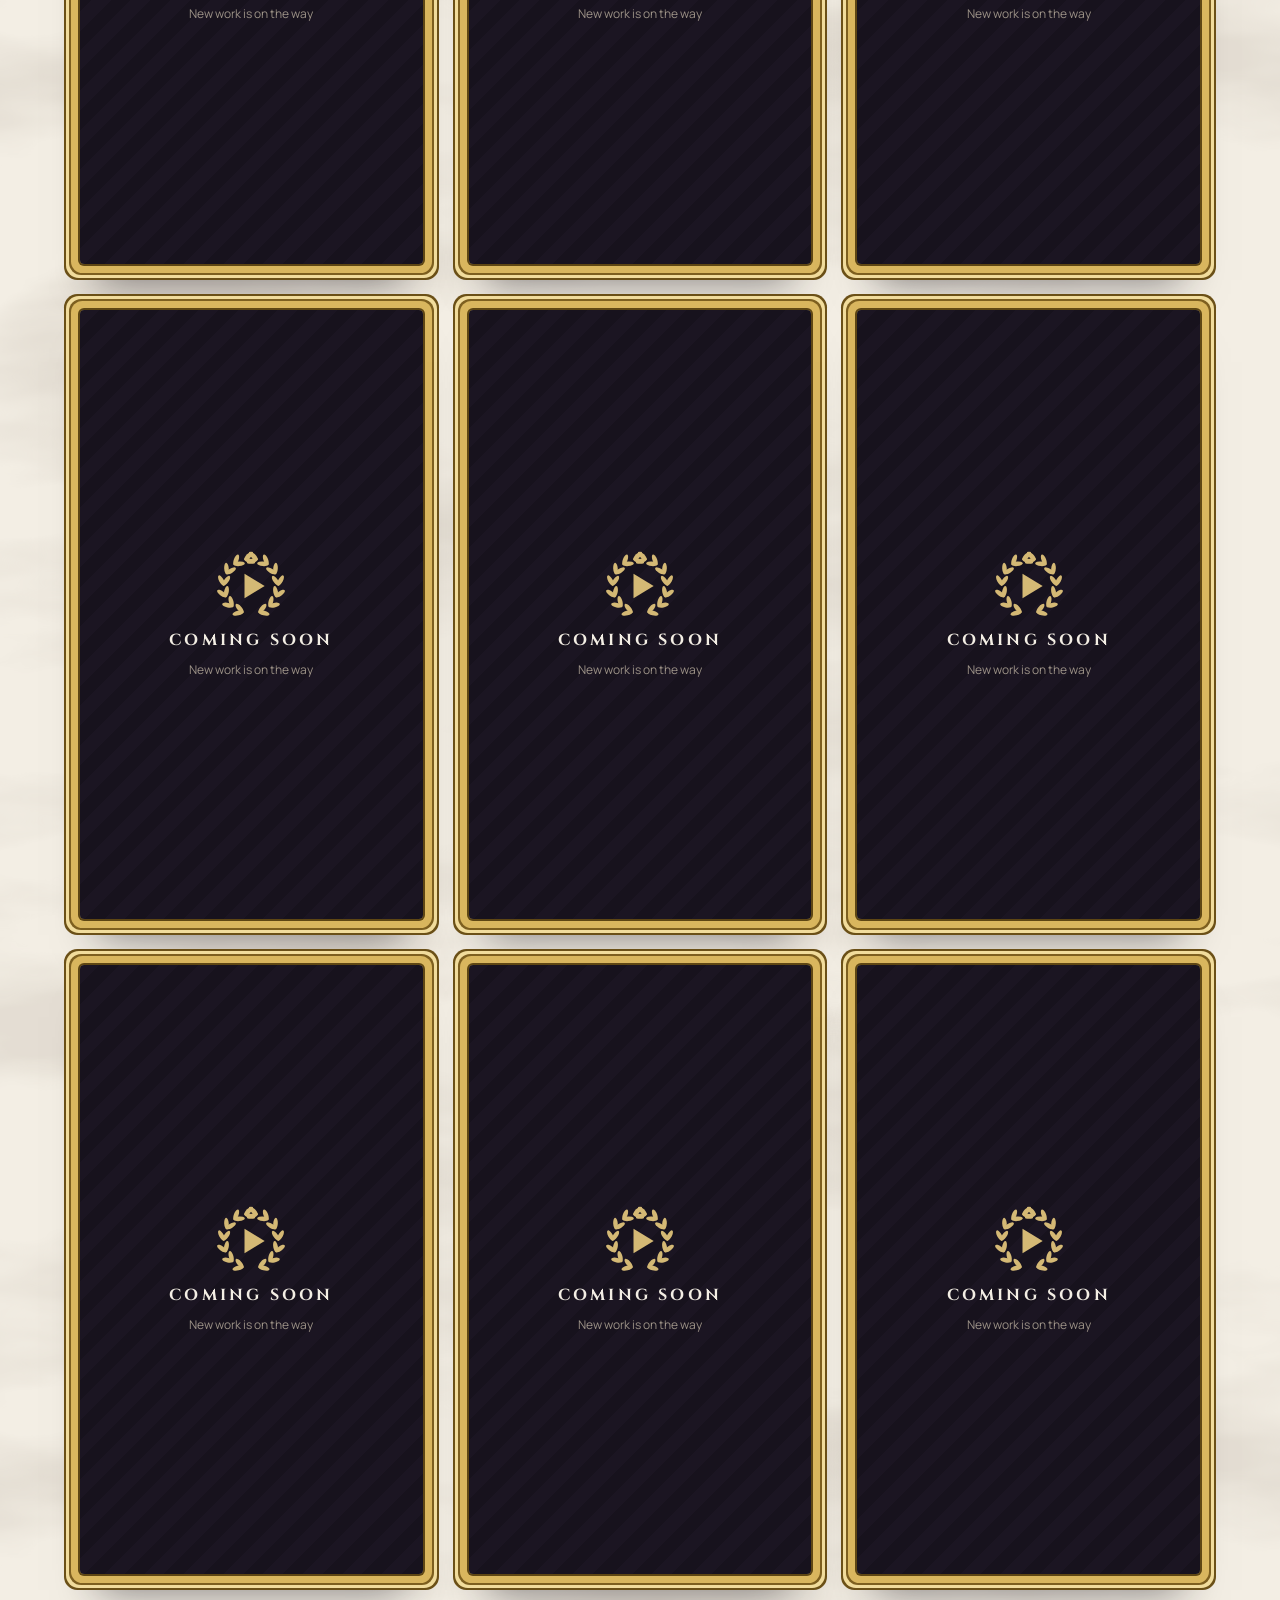
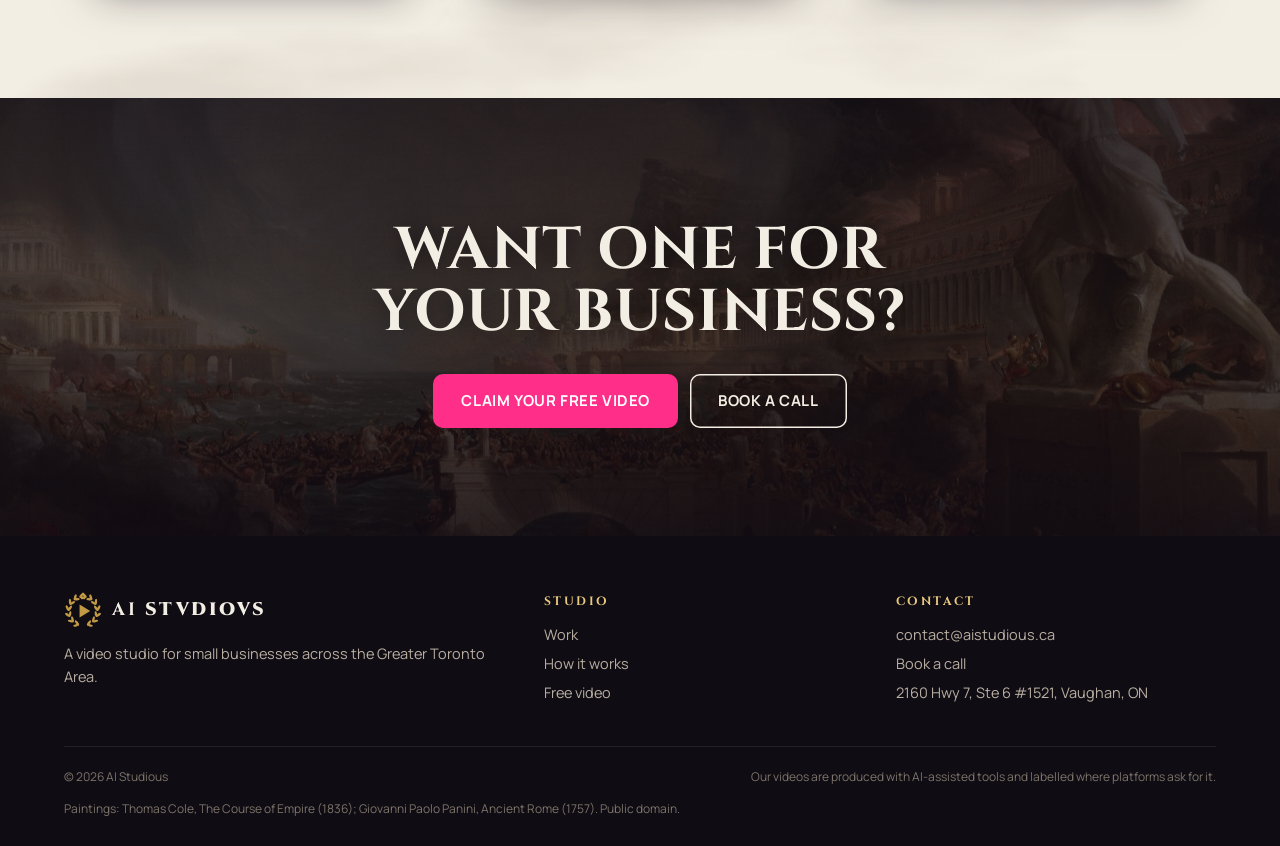
<file: work.html>
<!doctype html>
<html lang="en">
<head>
<meta charset="utf-8">
<meta name="viewport" content="width=device-width, initial-scale=1">
<title>Work · AI Studious</title>
<meta name="description" content="Videos made by AI Studious for small businesses in the Greater Toronto Area.">
<meta name="theme-color" content="#16121B">
<link rel="preload" as="image" href="img/hero.jpg" fetchpriority="high">
<link rel="canonical" href="https://aistudious.ca/work.html">
<meta property="og:type" content="website"><meta property="og:title" content="Work · AI Studious"><meta property="og:description" content="Videos made by AI Studious for small businesses in the Greater Toronto Area."><meta property="og:url" content="https://aistudious.ca/work.html"><meta property="og:image" content="https://aistudious.ca/og.png"><meta name="twitter:card" content="summary_large_image">
<link rel="icon" href="favicon.svg" type="image/svg+xml">
<link rel="preconnect" href="https://fonts.googleapis.com"><link rel="preconnect" href="https://fonts.gstatic.com" crossorigin>
<link href="https://fonts.googleapis.com/css2?family=Cinzel:wght@500;700;900&family=Manrope:wght@400;500;700&display=swap" rel="stylesheet">
<link rel="stylesheet" href="styles.css?v=2611141914">
<script type="application/ld+json">{"@context":"https://schema.org","@type":"ProfessionalService","name":"AI Studious","url":"https://aistudious.ca","email":"contact@aistudious.ca","areaServed":"Greater Toronto Area","description":"Video studio for small businesses in the Greater Toronto Area."}</script>
</head>
<body class="dark-top">
<div class="progress" aria-hidden="true"><i></i></div>
<div class="announce"><span><b>Small business in the GTA?</b> Get one video built only for you, free. <a href="free-video.html">Claim yours &rarr;</a></span><button aria-label="Dismiss">&times;</button></div>
<header class="head"><div class="wrap head-row"><a class="logo" href="index.html" aria-label="AI Studious, home"><svg class="" style="" aria-hidden="true"><use href="art.svg#mark"/></svg><span aria-hidden="true">AI&nbsp;<b>STVDIOVS</b></span></a><nav class="nav" aria-label="Main"><a href="work.html" aria-current="page">Work</a><a href="index.html#process">How it works</a><a href="free-video.html">Free video</a><a href="contact.html">Contact</a></nav>
<div class="head-cta"><a class="btn sm" data-calendly href="contact.html">Book a call</a><button class="burger" aria-label="Menu" aria-expanded="false"><i></i><i></i></button></div></div></header>
<div class="drawer"><a href="work.html">Work</a><a href="index.html#process">How it works</a><a href="free-video.html">Free video</a><a href="contact.html">Contact</a><a data-calendly href="contact.html">Book a call</a></div>
<main>
<section class="page-hero painted dark" data-scene="exit"><img class="bg" src="img/gallery.jpg" alt="" fetchpriority="high" decoding="async" style="object-position:50% 50%"><div class="scrim s-dark"></div><div class="wrap"><p class="eyebrow">Work</p><h1>Videos we&rsquo;ve <span class="hl">made</span></h1><p class="lead">New pieces are added here as they are finished.</p></div></section>
<section class="sec marble" style="padding-top:clamp(36px,6vh,72px)"><div class="wrap"><div class="grid3">
<div class="vslot wide rv" data-slot="reel"></div>
<div class="vslot rv" style="--d:0ms" data-slot="w1"></div><div class="vslot rv" style="--d:100ms" data-slot="w2"></div><div class="vslot rv" style="--d:200ms" data-slot="w3"></div><div class="vslot rv" style="--d:0ms" data-slot="w4"></div><div class="vslot rv" style="--d:100ms" data-slot="w5"></div><div class="vslot rv" style="--d:200ms" data-slot="w6"></div><div class="vslot rv" style="--d:0ms" data-slot="w7"></div><div class="vslot rv" style="--d:100ms" data-slot="w8"></div><div class="vslot rv" style="--d:200ms" data-slot="w9"></div>
</div></div></section>
<section class="sec cta painted" data-scene="through"><img class="bg" src="img/fall.jpg" alt="" loading="lazy" decoding="async" style="object-position:50% 50%"><div class="scrim s-darker"></div><div class="wrap"><h2 class="rv">Want one for your business?</h2><div class="cta-row rv"><a class="btn pink" href="free-video.html">Claim your free video</a><a class="btn ghost" data-calendly href="contact.html">Book a call</a></div></div></section></main>
<footer class="foot"><div class="wrap"><div class="foot-grid">
<div><a class="logo" href="index.html" aria-label="AI Studious, home"><svg class="" style="" aria-hidden="true"><use href="art.svg#mark"/></svg><span aria-hidden="true">AI&nbsp;<b>STVDIOVS</b></span></a><p>A video studio for small businesses across the Greater Toronto Area.</p></div>
<div><h4>Studio</h4><ul><li><a href="work.html">Work</a></li><li><a href="index.html#process">How it works</a></li><li><a href="free-video.html">Free video</a></li></ul></div>
<div><h4>Contact</h4><ul><li><a data-email></a></li><li><a data-calendly href="contact.html">Book a call</a></li><li>2160 Hwy 7, Ste 6 #1521, Vaughan, ON</li></ul></div>
</div><div class="foot-base"><span>&copy; 2026 AI Studious</span><span>Our videos are produced with AI-assisted tools and labelled where platforms ask for it.</span><span>Paintings: Thomas Cole, The Course of Empire (1836); Giovanni Paolo Panini, Ancient Rome (1757). Public domain.</span></div></div></footer>
<dialog id="lightbox"><button class="lb-x" aria-label="Close">&times;</button><div class="lb-body"></div></dialog>
<script src="config.js?v=2611141914"></script><script src="main.js?v=2611141914" defer></script>
</body></html>
</file>
<file: styles.css>
:root{
  --marble:#F3EEE4;--marble2:#E7DFCF;--stone:#CDC2AB;--stone2:#A99C84;--ink:#16121B;--ink2:#211A29;
  --purple:#4E1A60;--red:#A3231C;--gold:#C29A45;--gold2:#E9CB7E;
  --pink:#FF2E88;--lime:#C6FF3D;--blue:#2D7BFF;--orange:#FF7A1A;--cyan:#19E3D2;
  --text:#1B1620;--muted:#6B6257;--line:rgba(27,22,32,.12);
  --display:"Cinzel","Trajan Pro",Georgia,serif;--body:"Manrope",system-ui,-apple-system,"Segoe UI",sans-serif;
  --ease:cubic-bezier(.23,1,.32,1);--r:16px;--p:0;
  --veins:url("data:image/svg+xml,%3Csvg xmlns='http://www.w3.org/2000/svg' width='700' height='700'%3E%3Cfilter id='n' x='0' y='0' width='100%25' height='100%25'%3E%3CfeTurbulence type='fractalNoise' baseFrequency='.004 .013' numOctaves='5' seed='11' stitchTiles='stitch'/%3E%3CfeColorMatrix values='0 0 0 0 .42 0 0 0 0 .36 0 0 0 0 .3 3.4 0 0 0 -1.62'/%3E%3C/filter%3E%3Crect width='100%25' height='100%25' filter='url(%23n)'/%3E%3C/svg%3E");
}
@view-transition{navigation:auto}
*{box-sizing:border-box;margin:0;padding:0}
html{scroll-behavior:smooth;overflow-x:clip;scroll-padding-top:80px}
body{background:var(--marble);color:var(--text);font:17px/1.6 var(--body);-webkit-font-smoothing:antialiased;overflow-x:clip}
a{color:inherit;text-decoration:none}
img,video,svg{display:block;max-width:100%}
button{font:inherit;color:inherit;background:none;border:0;cursor:pointer}
:focus-visible{outline:2px solid var(--pink);outline-offset:3px;border-radius:4px}
.wrap{max-width:1200px;margin:0 auto;padding:0 24px}
.display,h1,h2,h3{font-family:var(--display);font-weight:700;letter-spacing:.01em;line-height:1.05;text-transform:uppercase}
h1{font-size:clamp(40px,7vw,104px);font-weight:900}
h2{font-size:clamp(30px,4.6vw,64px)}
h3{font-size:clamp(18px,1.6vw,22px);letter-spacing:.04em}
.eyebrow{font-size:12px;font-weight:700;letter-spacing:.22em;text-transform:uppercase;color:var(--gold)}
.lead{font-size:clamp(17px,1.5vw,20px);color:var(--muted);max-width:56ch}
.marble{position:relative;background:var(--marble)}
.marble::before{content:"";position:absolute;inset:0;background:var(--veins) 0 0/1400px;opacity:.22;pointer-events:none}
.marble>*{position:relative}
.dark{background:var(--ink);color:var(--marble)}.dark .lead{color:#B9AFA2}
.hl{position:relative;display:inline-block;color:#fff;z-index:0;padding:0 .12em}
.hl::before{content:"";position:absolute;z-index:-1;inset:.04em -.06em .02em;background:var(--pink);transform:rotate(-1.6deg) skewX(-8deg);border-radius:.14em .3em .12em .34em}
.hl.lime{color:var(--ink)}.hl.lime::before{background:var(--lime)}
.hl.blue::before{background:var(--blue)}

/* announcement + header */
.announce{position:relative;z-index:60;background:var(--ink);color:var(--marble);font-size:14px;text-align:center;padding:9px 44px}
.announce a{border-bottom:1px solid var(--gold2);color:var(--gold2);font-weight:600;white-space:nowrap}
.announce b{color:var(--lime)}
.announce button{position:absolute;right:12px;top:50%;translate:0 -50%;width:28px;height:28px;font-size:18px;line-height:1;opacity:.7}
.head{position:sticky;top:0;z-index:50;transition:transform .45s var(--ease),background .3s ease,box-shadow .3s ease}
.head.solid{background:rgba(243,238,228,.86);backdrop-filter:blur(14px) saturate(1.3);-webkit-backdrop-filter:blur(14px) saturate(1.3);box-shadow:0 1px 0 var(--line)}
.head.away{transform:translateY(-110%)}
.head-row{display:flex;align-items:center;justify-content:space-between;height:72px;gap:16px}
.logo{display:flex;align-items:center;gap:10px;font-family:var(--display);font-weight:700;font-size:18px;letter-spacing:.14em}
.logo svg{width:38px;height:38px;color:var(--gold);transition:rotate .8s var(--ease)}
.logo:hover svg{rotate:-12deg}
.logo b{font-weight:900}
.nav{display:flex;gap:6px;font-size:14px;font-weight:600}
.nav a{padding:8px 14px;border-radius:8px;transition:background .25s ease}
.nav a:hover,.nav a[aria-current]{background:rgba(27,22,32,.07)}
.head-cta{display:flex;gap:10px;align-items:center}
.burger{display:none;width:44px;height:44px;border-radius:10px;place-items:center}
.burger i{display:block;width:20px;height:2px;background:currentColor;margin:5px auto;transition:transform .35s var(--ease)}
.menu-open .burger i:first-child{transform:translateY(3.5px) rotate(45deg)}.menu-open .burger i:last-child{transform:translateY(-3.5px) rotate(-45deg)}
.drawer{position:fixed;inset:0;z-index:45;background:var(--ink);color:var(--marble);display:flex;flex-direction:column;justify-content:center;gap:6px;padding:90px 28px 40px;clip-path:inset(0 0 100% 0);transition:clip-path .6s var(--ease);visibility:hidden}
.menu-open .drawer{clip-path:inset(0);visibility:visible}
.drawer a{font-family:var(--display);font-size:clamp(28px,8vw,44px);font-weight:700;letter-spacing:.04em;text-transform:uppercase;padding:8px 0;border-bottom:1px solid rgba(255,255,255,.1)}
.menu-open{overflow:hidden}.menu-open .head{color:var(--marble);background:none;box-shadow:none}
.progress{position:fixed;inset:0 0 auto;height:3px;z-index:70;pointer-events:none}
.progress i{display:block;height:100%;background:linear-gradient(90deg,var(--gold),var(--pink));transform-origin:left;transform:scaleX(0)}

/* buttons */
.btn{display:inline-flex;align-items:center;justify-content:center;gap:10px;height:54px;padding:0 28px;border-radius:10px;background:var(--ink);color:var(--marble);font-weight:700;font-size:15px;letter-spacing:.04em;text-transform:uppercase;transition:transform .18s var(--ease),box-shadow .3s var(--ease),background .2s}
.btn:hover{transform:translateY(-2px);box-shadow:0 14px 30px -12px rgba(22,18,27,.6)}
.btn:active{transform:scale(.97)}
.btn.gold{background:linear-gradient(180deg,var(--gold2),var(--gold));color:var(--ink)}
.btn.pink{background:var(--pink);color:#fff}.btn.pink:hover{box-shadow:0 14px 34px -10px rgba(255,46,136,.7)}
.btn.ghost{background:none;box-shadow:inset 0 0 0 1.5px currentColor;color:inherit}
.btn.sm{height:42px;padding:0 18px;font-size:13px}
.arrow{transition:transform .3s var(--ease)}a:hover>.arrow{transform:translateX(4px)}

/* pops: things that fly toward the viewer as --p goes 0 to 1 */
.pops{position:absolute;inset:0;pointer-events:none;z-index:var(--z,5)}
.pop{position:absolute;left:calc(var(--l)*1%);top:calc(var(--t)*1%);width:clamp(calc(var(--w)*5px),calc(var(--w)*1vw),calc(var(--w)*13px));aspect-ratio:var(--ar,1);overflow:visible;will-change:transform;
  transform:translate(-50%,-50%) translate3d(calc(var(--dx,0)*var(--p)*1vw),calc(var(--dy,0)*var(--p)*1vh),0) scale(calc(var(--s0,1) + (var(--s1,1) - var(--s0,1))*var(--p))) rotate(calc((var(--r0,0) + (var(--r1,0) - var(--r0,0))*var(--p))*1deg));
  filter:drop-shadow(0 calc(8px + 46px*var(--p)) calc(10px + 34px*var(--p)) rgba(10,6,14,.38))}
.pop.flat{filter:none}
.pop.fade{opacity:clamp(0,calc(var(--p)*7 - var(--o,0)),1)}
.intro .pop{animation:popin 1.1s var(--ease) both;animation-delay:calc(var(--i,0)*90ms + 250ms)}
@keyframes popin{from{scale:.2;opacity:0}}

/* hero */
.hero{position:relative;min-height:max(640px,calc(100svh - 72px));margin-top:-72px;padding-top:72px;overflow:clip;display:flex;flex-direction:column;align-items:center;text-align:center;background:linear-gradient(180deg,#F6F1E7 0,#EFE6D4 60%,#E2D5BB 100%)}
.hero-copy{position:relative;z-index:6;padding:clamp(20px,4vh,48px) 20px 0;max-width:1100px}
.hero-copy .lead{margin:18px auto 0}
.hero-cta{display:flex;gap:12px;justify-content:center;flex-wrap:wrap;margin-top:26px}
.hero h1{font-size:clamp(36px,5.6vw,84px)}
.hero h1 span{display:inline-block;animation:rise 1s var(--ease) both;animation-delay:calc(var(--i)*90ms)}
@keyframes rise{from{opacity:0;transform:translateY(.5em) rotate(2deg)}}
.sun{position:absolute;left:50%;bottom:8%;width:min(52vh,64vw);aspect-ratio:1;border-radius:50%;translate:-50% 0;background:radial-gradient(circle at 50% 40%,var(--gold2),var(--gold) 62%,#A97F2E);opacity:.5;transform:translateY(calc(var(--p)*-12vh)) scale(calc(1 + var(--p)*.25))}
.temple{position:absolute;left:50%;bottom:0;width:min(980px,112vw);height:min(40svh,400px);translate:-50% 0;z-index:3;display:flex;flex-direction:column;transform:translateY(calc(var(--p)*9vh)) scale(calc(1 + var(--p)*.07));transform-origin:50% 100%;--m1:#F4EFE6;--m2:#CFC4AD;--m3:#B4A78D}
.temple .ped{width:100%;height:24%;flex:none}
.temple .cols{flex:1;display:flex;justify-content:space-between;padding:0 5%;min-height:0}
.temple .cols svg{width:8.5%;height:100%}
.temple .steps i{display:block;height:11px;background:var(--m1);box-shadow:inset 0 -3px 0 var(--m2);margin:0 calc(var(--n)*-1.2%)}
.bust{position:absolute;left:50%;bottom:30px;height:74%;aspect-ratio:200/260;translate:-50% 0;z-index:4;--m1:#F7F3EB;--m2:#D5CAB4;filter:drop-shadow(0 18px 20px rgba(60,40,10,.3))}

/* sections */
.sec{position:relative;padding:clamp(80px,12vh,150px) 0;overflow:clip}
.sec-head{display:grid;gap:16px;margin-bottom:clamp(36px,6vh,64px)}
.rv{opacity:0;transform:translateY(26px);transition:opacity .9s var(--ease) var(--d,0ms),transform .9s var(--ease) var(--d,0ms)}
.rv.in{opacity:1;transform:none}
.rule{display:flex;align-items:center;gap:14px;color:var(--gold)}.rule::before,.rule::after{content:"";height:1px;flex:1;background:currentColor;opacity:.5}.rule svg{width:26px;height:26px}

/* offer */
.offer{background:radial-gradient(120% 90% at 80% 0,#7A2A8F 0,var(--purple) 45%,#2A0D35 100%);color:var(--marble);text-align:left}
.offer-grid{display:grid;grid-template-columns:1.1fr .9fr;gap:48px;align-items:center}
.offer h2 em{font-style:normal;color:var(--gold2)}
.offer ul{list-style:none;display:grid;gap:12px;margin:26px 0 30px}
.offer li{display:flex;gap:12px;align-items:flex-start}.offer li::before{content:"";flex:none;width:22px;height:22px;margin-top:3px;border-radius:50%;background:var(--lime) url("data:image/svg+xml,%3Csvg xmlns='http://www.w3.org/2000/svg' viewBox='0 0 24 24'%3E%3Cpath d='M6 12.5l4 4 8-9' fill='none' stroke='%2316121B' stroke-width='3' stroke-linecap='round' stroke-linejoin='round'/%3E%3C/svg%3E") center/70% no-repeat}
.offer .lead{color:#D9CBE0}
.ticket{position:relative;aspect-ratio:1;max-width:440px;margin-inline:auto;width:100%}
.ticket .pop{--l:50;--t:50}

/* pinned reel */
.pin{height:230vh;padding:0}
.pin-inner{position:sticky;top:0;height:100vh;height:100svh;display:flex;flex-direction:column;align-items:center;justify-content:center;gap:clamp(14px,3vh,30px);overflow:clip;text-align:center;padding:76px 20px 20px}
.pin h2{position:relative;z-index:2}
.screen{position:relative;z-index:3;width:min(980px,86vw,calc((100svh - 260px)*16/9));transform:scale(calc(.7 + .3*var(--p)));padding:clamp(8px,1.2vw,14px);border-radius:18px;background:linear-gradient(145deg,#F6F1E8,#CFC4AD);box-shadow:0 0 0 1px rgba(255,255,255,.4) inset,0 calc(20px + 60px*var(--p)) calc(40px + 80px*var(--p)) -20px rgba(0,0,0,.8),0 0 calc(120px*var(--p)) rgba(255,46,136,calc(.25*var(--p)))}
.pin .pops{--z:4}
.pin .back{--z:1}

/* video slots */
.vslot{position:relative;aspect-ratio:var(--ratio,16/9);border-radius:10px;overflow:hidden;background:#0D0A11;color:var(--marble)}
.vslot video,.vslot img{width:100%;height:100%;object-fit:cover}
.vslot.empty{background:repeating-linear-gradient(135deg,#1B1522 0 14px,#17121D 14px 28px);box-shadow:inset 0 0 0 1.5px rgba(233,203,126,.35)}
.vs-empty{position:absolute;inset:0;display:grid;place-content:center;justify-items:center;gap:6px;text-align:center;padding:16px}
.vs-empty svg{width:clamp(40px,7vw,72px);height:clamp(40px,7vw,72px);color:var(--gold2);opacity:.9}
.vs-empty b{font-family:var(--display);letter-spacing:.2em;font-size:clamp(12px,1.3vw,16px);text-transform:uppercase}
.vs-empty small{font-size:12px;color:#9C9287}
.vs-play{position:absolute;inset:0;width:100%;height:100%}
.vs-btn{position:absolute;left:50%;top:50%;width:72px;height:72px;translate:-50% -50%;border-radius:50%;background:var(--pink);box-shadow:0 10px 30px rgba(255,46,136,.5);transition:scale .3s var(--ease)}
.vs-btn::after{content:"";position:absolute;left:54%;top:50%;translate:-50% -50%;border-left:20px solid #fff;border-block:13px solid transparent}
.vs-play:hover .vs-btn{scale:1.12}
.vs-cap{position:absolute;left:0;right:0;bottom:0;padding:28px 16px 14px;text-align:left;font-weight:700;background:linear-gradient(transparent,rgba(0,0,0,.75))}
.vs-cap i{display:block;font-style:normal;font-size:11px;letter-spacing:.16em;text-transform:uppercase;color:var(--gold2)}
dialog#lightbox{border:0;padding:0;background:none;max-width:min(1100px,94vw);width:100%;margin:auto}
dialog#lightbox::backdrop{background:rgba(10,6,14,.88);backdrop-filter:blur(6px)}
.lb-body video{width:100%;max-height:84vh;border-radius:12px;background:#000}
.lb-x{position:fixed;top:16px;right:16px;width:44px;height:44px;border-radius:50%;background:var(--marble);color:var(--ink);font-size:22px}

/* cards, steps, grid, faq */
.cards{display:grid;grid-template-columns:repeat(3,1fr);gap:18px}
.card{position:relative;background:#FBF8F2;border:1px solid var(--line);border-radius:var(--r);padding:30px;transform:perspective(900px) rotateX(var(--rx,0deg)) rotateY(var(--ry,0deg));transition:transform .5s var(--ease),box-shadow .4s var(--ease);overflow:hidden}
.card:hover{box-shadow:0 30px 50px -30px rgba(22,18,27,.45)}
.card::after{content:"";position:absolute;inset:auto -20% -60% auto;width:70%;aspect-ratio:1;border-radius:50%;background:var(--c,var(--pink));opacity:.16;transition:scale .6s var(--ease),opacity .4s}
.card:hover::after{scale:1.6;opacity:.3}
.card .num{font-family:var(--display);font-weight:900;font-size:44px;color:var(--gold)}
.card h3{margin:14px 0 8px}.card p{color:var(--muted);position:relative;z-index:1}
.steps4{display:grid;grid-template-columns:repeat(4,1fr);gap:0;counter-reset:s}
.st{padding:28px 24px 8px;border-left:1px solid rgba(233,203,126,.25)}
.st .num{font-family:var(--display);font-weight:900;font-size:clamp(48px,6vw,84px);line-height:1;color:var(--gold2);letter-spacing:.04em;background:linear-gradient(180deg,#F6E3A6,#C29A45);-webkit-background-clip:text;background-clip:text;-webkit-text-fill-color:transparent}
.st:hover .num{color:var(--gold2)}.st .num{transition:color .4s}
.st h3{margin:18px 0 8px}.st p{color:#B9AFA2;font-size:15.5px}
.grid3{display:grid;grid-template-columns:repeat(3,1fr);gap:18px}
.grid3 .vslot{--ratio:9/16;border-radius:14px}
.grid3 .wide{grid-column:span 3;--ratio:16/9}
.faq{max-width:820px;margin-inline:auto}
.faq details{border-bottom:1px solid var(--line)}
.faq summary{list-style:none;cursor:pointer;display:flex;justify-content:space-between;gap:16px;align-items:center;padding:22px 4px;font-weight:700;font-size:18px}
.faq summary::-webkit-details-marker{display:none}
.faq summary::after{content:"+";font-family:var(--display);font-size:26px;color:var(--gold);transition:rotate .35s var(--ease)}
.faq details[open] summary::after{rotate:45deg}
.faq details p{padding:0 4px 22px;color:var(--muted);max-width:66ch}

/* cta, forms, footer */
.cta{background:var(--ink);color:var(--marble);text-align:center}
.cta h2{max-width:16ch;margin:14px auto 18px}.cta .lead{margin-inline:auto;color:#B9AFA2}
.cta-row{display:flex;gap:12px;justify-content:center;flex-wrap:wrap;margin-top:30px}
.page-hero{position:relative;padding:clamp(60px,10vh,120px) 0 clamp(40px,7vh,80px);overflow:clip}
.page-hero h1{font-size:clamp(36px,6vw,84px);max-width:14ch;margin:14px 0 18px}
.two{display:grid;grid-template-columns:1fr 1fr;gap:clamp(28px,5vw,72px);align-items:start}
form.inquiry{display:grid;grid-template-columns:1fr 1fr;gap:14px;background:#FBF8F2;border:1px solid var(--line);border-radius:20px;padding:clamp(20px,3vw,34px);box-shadow:0 40px 60px -50px rgba(22,18,27,.5)}
.f{display:grid;gap:6px;font-size:13px;font-weight:700;letter-spacing:.04em}
.f.full{grid-column:1/-1}
.f input,.f select,.f textarea{font:500 16px/1.4 var(--body);color:var(--text);background:#fff;border:1.5px solid #D9D0BF;border-radius:10px;padding:13px 14px;transition:border-color .2s,box-shadow .2s;width:100%}
.f textarea{min-height:120px;resize:vertical}
.f input:focus,.f select:focus,.f textarea:focus{outline:0;border-color:var(--ink);box-shadow:0 0 0 4px rgba(194,154,69,.25)}
.hp{position:absolute;left:-9999px}
.form-note{grid-column:1/-1;font-size:14px;color:var(--muted);min-height:1.4em}.form-note.ok{color:#1F7A3A;font-weight:700}.form-note.bad{color:var(--red);font-weight:700}
.cal-inline{min-height:680px;border-radius:20px;overflow:hidden;background:#FBF8F2;border:1px solid var(--line)}
.cal-inline:has(.cal-none){min-height:0}
.cal-inline{height:700px}.cal-inline:has(.cal-none){height:auto}.cal-inline iframe{display:block;width:100%!important;height:100%!important;min-height:700px;border:0}
.dark-top .head:not(.solid){color:var(--marble)}.dark-top .head:not(.solid) .nav a:hover,.dark-top .head:not(.solid) .nav a[aria-current]{background:rgba(255,255,255,.12)}.dark-top .head:not(.solid) .btn.sm{background:var(--marble);color:var(--ink)}
.cal-none{padding:40px 28px;color:var(--muted)}
.facts{display:grid;gap:0;margin-top:26px}
.facts div{display:grid;grid-template-columns:120px 1fr;gap:16px;padding:16px 0;border-top:1px solid var(--line)}
.facts dt{font-family:var(--display);font-weight:700;letter-spacing:.12em;text-transform:uppercase;color:var(--gold);font-size:13px;padding-top:3px}
.foot{background:#0F0C13;color:#B9AFA2;padding:56px 0 28px;font-size:14.5px}
.foot-grid{display:grid;grid-template-columns:1.4fr 1fr 1fr;gap:32px;padding-bottom:36px;border-bottom:1px solid rgba(255,255,255,.08)}
.foot .logo{color:var(--marble);margin-bottom:12px}
.foot h4{font-family:var(--display);font-size:12px;letter-spacing:.2em;color:var(--gold2);margin-bottom:12px;text-transform:uppercase}
.foot li{list-style:none;margin:6px 0}.foot a:hover{color:var(--marble)}
.foot-base{display:flex;justify-content:space-between;gap:12px;flex-wrap:wrap;padding-top:20px;font-size:12px;color:#7D746A}
.dots{position:fixed;right:18px;top:50%;translate:0 -50%;z-index:40;display:grid;gap:12px}
.dots a{position:relative;width:10px;height:10px;border-radius:50%;box-shadow:inset 0 0 0 1.5px var(--ink);transition:background .3s,scale .3s var(--ease)}
.dots.light a{box-shadow:inset 0 0 0 1.5px var(--marble)}
.dots a.on{background:var(--pink);box-shadow:none;scale:1.4}
.dots span{position:absolute;right:20px;top:50%;translate:6px -50%;white-space:nowrap;font-size:11px;font-weight:700;letter-spacing:.14em;text-transform:uppercase;background:var(--ink);color:var(--marble);padding:4px 8px;border-radius:6px;opacity:0;pointer-events:none;transition:opacity .2s,translate .3s var(--ease)}
.dots a:hover span{opacity:1;translate:0 -50%}

@media (max-width:900px){
  .nav,.head-cta .btn{display:none}.burger{display:grid}
  .offer-grid,.two,.foot-grid{grid-template-columns:1fr}
  .cards,.grid3{grid-template-columns:1fr 1fr}.grid3 .wide{grid-column:span 2}
  .steps4{grid-template-columns:1fr 1fr;row-gap:20px}
  .dots{display:none}.hide-m{display:none}
  .hero{min-height:max(800px,calc(100svh - 72px))}.temple{height:min(36svh,330px)}
  .ticket{max-width:300px}
}
@media (max-width:560px){
  .cards{grid-template-columns:1fr}form.inquiry{grid-template-columns:1fr}
  .steps4{grid-template-columns:1fr}.facts div{grid-template-columns:1fr;gap:4px}
  .wrap{padding:0 18px}.bust{height:66%}
}
@media (prefers-reduced-motion:reduce){
  *,*::before,*::after{animation:none!important;transition-duration:.01ms!important}
  html{scroll-behavior:auto}.rv{opacity:1;transform:none}.pin{height:auto}.pin-inner{position:relative}
}

/* ---- painted backgrounds (public-domain oil paintings) ---- */
.painted{position:relative;isolation:isolate;overflow:clip;background:var(--ink);color:var(--marble)}
.painted>.bg{position:absolute;inset:0;width:100%;height:100%;object-fit:cover;z-index:-3;transform:scale(calc(1.06 + var(--p,0)*.12));will-change:transform}
.painted>.scrim{position:absolute;inset:0;z-index:-2}
.painted::after{content:"";position:absolute;inset:0;z-index:-1;pointer-events:none;opacity:.22;mix-blend-mode:overlay;background:url("data:image/svg+xml,%3Csvg xmlns='http://www.w3.org/2000/svg' width='240' height='240'%3E%3Cfilter id='g'%3E%3CfeTurbulence type='fractalNoise' baseFrequency='.9' numOctaves='2' stitchTiles='stitch'/%3E%3CfeColorMatrix values='0 0 0 0 .5 0 0 0 0 .5 0 0 0 0 .5 0 0 0 1 0'/%3E%3C/filter%3E%3Crect width='100%25' height='100%25' filter='url(%23g)'/%3E%3C/svg%3E"),radial-gradient(120% 90% at 50% 40%,transparent 55%,rgba(8,4,10,.75) 100%);background-blend-mode:normal}
.s-hero{background:linear-gradient(180deg,rgba(14,9,18,.84) 0,rgba(14,9,18,.62) 34%,rgba(14,9,18,.2) 60%,rgba(14,9,18,.28) 80%,rgba(14,9,18,.88) 100%)}
.s-dark{background:linear-gradient(180deg,rgba(14,9,18,.82),rgba(14,9,18,.66) 50%,rgba(14,9,18,.86))}
.s-darker{background:linear-gradient(180deg,rgba(14,9,18,.84),rgba(14,9,18,.7) 50%,rgba(14,9,18,.88))}
.s-purple{background:linear-gradient(160deg,rgba(104,36,124,.6),rgba(60,18,76,.7) 50%,rgba(26,8,34,.86))}
.painted .lead{color:#E6DCCD}.painted .eyebrow{color:var(--gold2)}
.painted h1,.painted h2{text-shadow:0 2px 24px rgba(8,4,10,.55)}
.hero.painted{background:var(--ink)}
.hero.painted .hero-copy{padding-top:clamp(28px,7vh,90px)}
.plate{position:absolute;left:24px;bottom:16px;z-index:6;font-size:11px;letter-spacing:.14em;text-transform:uppercase;color:rgba(243,238,228,.62)}
.plate i{font-family:var(--display);font-style:normal;color:var(--gold2)}
.page-hero.painted{margin-top:-72px;padding-top:calc(72px + clamp(60px,10vh,120px))}
.offer.painted,.cta.painted{background:var(--ink)}
.pin-inner.painted{overflow:clip}
@media (prefers-reduced-motion:no-preference){.pin-inner.painted{position:sticky}}
.dark-top .head:not(.solid) .burger{color:var(--marble)}
.painted .st{border-left-color:rgba(233,203,126,.35)}
/* gilded frames: videos hang like paintings in a gallery */
.screen{background:linear-gradient(135deg,#7d5f1f,#f3dc98 18%,#b88d35 36%,#f7e7b0 54%,#9a7628 74%,#e9cb7e 90%,#7d5f1f);padding:clamp(10px,1.4vw,18px)}
.screen .vslot{box-shadow:0 0 0 2px #5e4613,inset 0 0 30px rgba(0,0,0,.6)}
.grid3{gap:46px;padding:16px}
.grid3 .vslot{border-radius:4px;box-shadow:0 0 0 2px #5e4613,0 0 0 9px #d9b65e,0 0 0 11px #7d5f1f,0 0 0 14px #f1dc9c,0 0 0 16px #6b5017,0 34px 40px -18px rgba(22,18,27,.55)}
@media (max-width:900px){.plate{display:none}}
</file>
